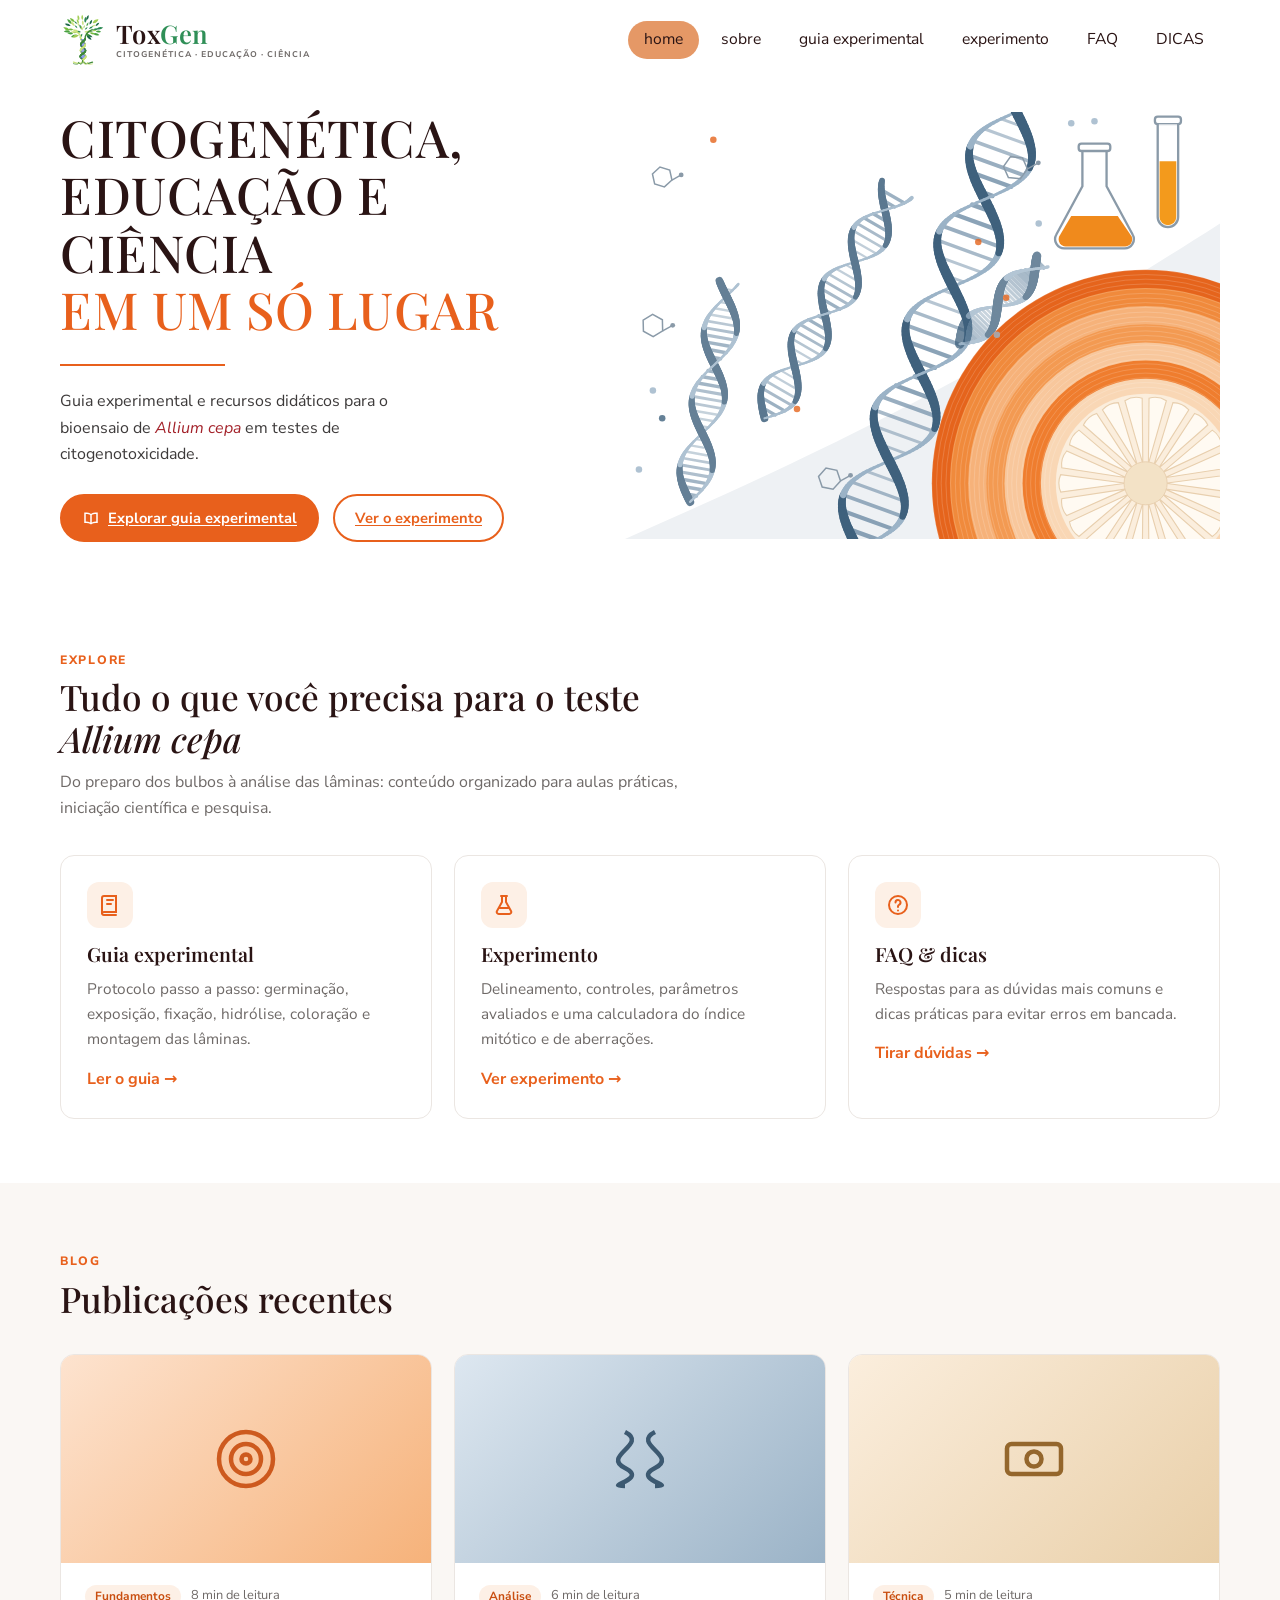
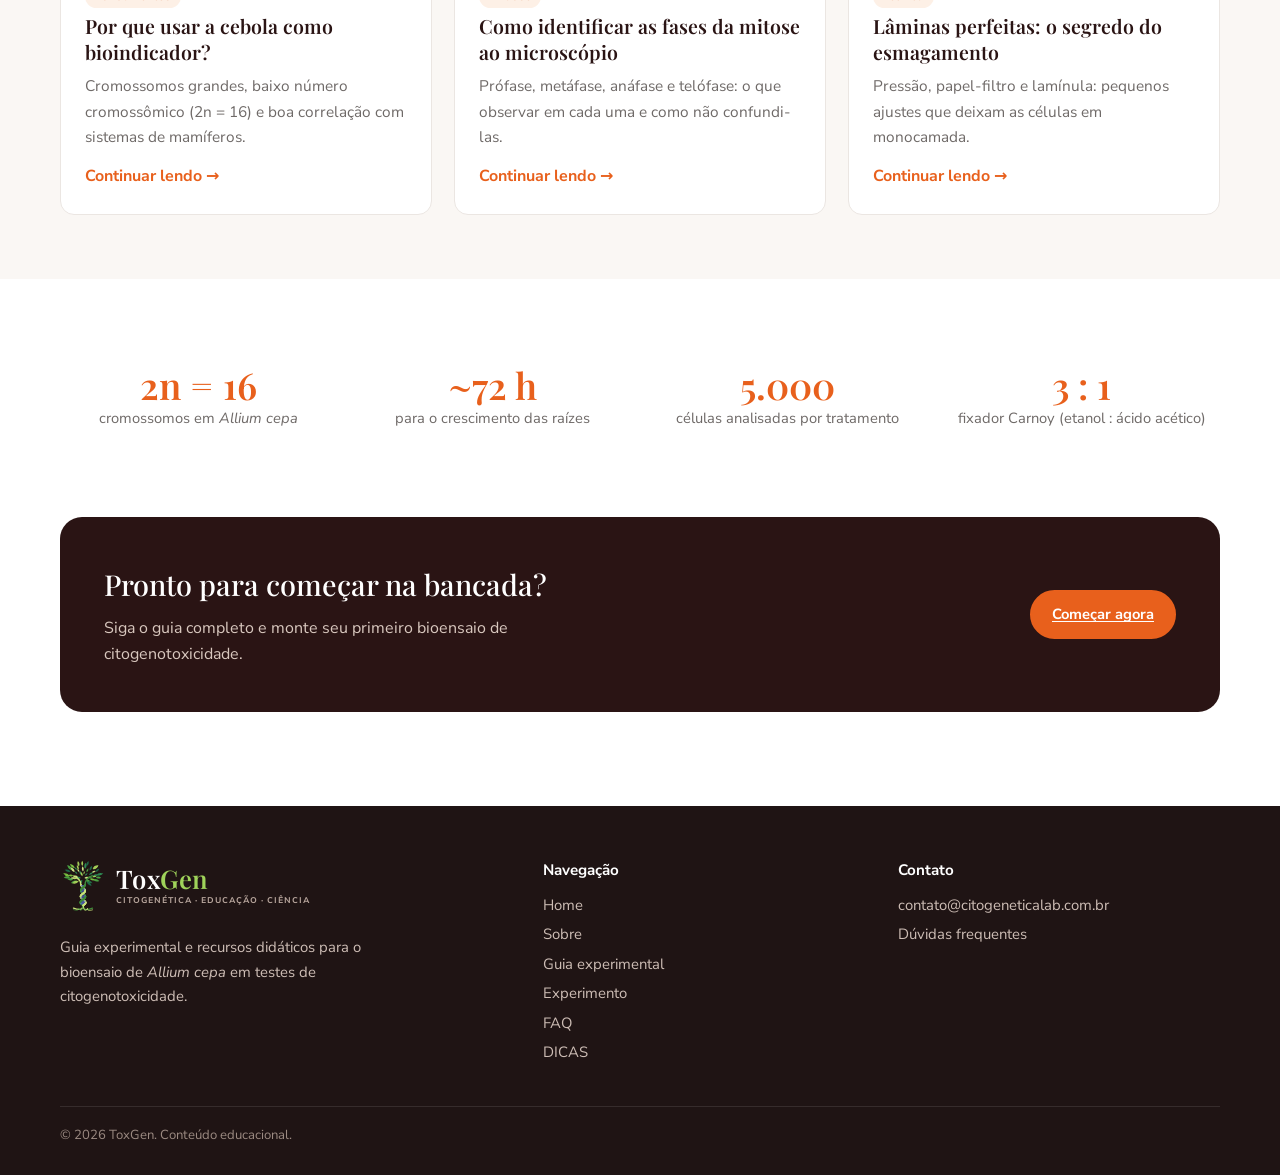
<file: site/index.html>
<!doctype html>
<html lang="pt-BR">
<head>
  <meta charset="utf-8">
  <meta name="viewport" content="width=device-width, initial-scale=1">
  <title>ToxGen · Citogenética, educação e ciência</title>
  <meta name="description" content="Guia experimental e recursos didáticos para o bioensaio de Allium cepa em testes de citogenotoxicidade.">
  <link rel="preconnect" href="https://fonts.googleapis.com">
  <link rel="preconnect" href="https://fonts.gstatic.com" crossorigin>
  <link href="https://fonts.googleapis.com/css2?family=Nunito+Sans:ital,wght@0,400;0,700;0,800;1,400&family=Playfair+Display:wght@500;600&display=swap" rel="stylesheet">
  <link rel="icon" href="assets/logo/favicon.svg" type="image/svg+xml">
  <link rel="icon" href="assets/logo/favicon-32.png" sizes="32x32" type="image/png">
  <link rel="apple-touch-icon" href="assets/logo/apple-touch-icon.png">
  <link rel="stylesheet" href="css/style.css">
</head>
<body data-page="home">
  <main>
    <section class="hero">
      <div class="container hero-inner">
        <div>
          <h1>Citogenética,<br>educação e ciência <span>em um só lugar</span></h1>
          <hr class="rule">
          <p>Guia experimental e recursos didáticos para o bioensaio de <em class="sp">Allium cepa</em> em testes de citogenotoxicidade.</p>
          <div class="hero-actions">
            <a class="btn btn-primary" href="guia">
              <svg viewBox="0 0 24 24" fill="currentColor" aria-hidden="true"><path d="M12 6.5C10.2 5 7.7 4.5 3 4.5v14c4.7 0 7.2.5 9 2 1.8-1.5 4.3-2 9-2v-14c-4.7 0-7.2.5-9 2zm-1 11.4c-1.6-.8-3.7-1.2-6-1.3V6.5c3 .1 4.7.5 6 1.4v10zm8-1.3c-2.3.1-4.4.5-6 1.3V7.9c1.3-.9 3-1.3 6-1.4v10.1z"/></svg>
              Explorar guia experimental
            </a>
            <a class="btn btn-outline" href="experimento">Ver o experimento</a>
          </div>
        </div>
        <div class="hero-art">
          <img src="assets/hero.svg" alt="Hélices de DNA, um balão e um tubo de ensaio com líquido laranja e um corte transversal de raiz de cebola" width="640" height="460">
        </div>
      </div>
    </section>

    <section class="section">
      <div class="container">
        <div class="section-head reveal">
          <span class="eyebrow">Explore</span>
          <h2>Tudo o que você precisa para o teste <em>Allium cepa</em></h2>
          <p>Do preparo dos bulbos à análise das lâminas: conteúdo organizado para aulas práticas, iniciação científica e pesquisa.</p>
        </div>
        <div class="grid grid-3">
          <article class="card reveal">
            <div class="icon-badge"><svg viewBox="0 0 24 24" fill="none" stroke="currentColor" stroke-width="2" stroke-linecap="round"><path d="M4 19.5V5a2 2 0 0 1 2-2h12v16H6a2 2 0 0 0-2 2zm0 0A2 2 0 0 0 6 22h12"/><path d="M9 7h6M9 11h4"/></svg></div>
            <h3>Guia experimental</h3>
            <p>Protocolo passo a passo: germinação, exposição, fixação, hidrólise, coloração e montagem das lâminas.</p>
            <a class="more" href="guia">Ler o guia →</a>
          </article>
          <article class="card reveal">
            <div class="icon-badge"><svg viewBox="0 0 24 24" fill="none" stroke="currentColor" stroke-width="2" stroke-linecap="round"><path d="M9 3h6M10 3v6l-5 9a2 2 0 0 0 1.8 3h10.4a2 2 0 0 0 1.8-3l-5-9V3"/><path d="M7.5 15h9"/></svg></div>
            <h3>Experimento</h3>
            <p>Delineamento, controles, parâmetros avaliados e uma calculadora do índice mitótico e de aberrações.</p>
            <a class="more" href="experimento">Ver experimento →</a>
          </article>
          <article class="card reveal">
            <div class="icon-badge"><svg viewBox="0 0 24 24" fill="none" stroke="currentColor" stroke-width="2" stroke-linecap="round"><circle cx="12" cy="12" r="9"/><path d="M9.5 9.5a2.5 2.5 0 1 1 3.5 2.3c-.6.3-1 .9-1 1.6V14M12 17.5v.01"/></svg></div>
            <h3>FAQ &amp; dicas</h3>
            <p>Respostas para as dúvidas mais comuns e dicas práticas para evitar erros em bancada.</p>
            <a class="more" href="faq">Tirar dúvidas →</a>
          </article>
        </div>
      </div>
    </section>

    <section class="section alt">
      <div class="container">
        <div class="section-head reveal">
          <span class="eyebrow">Blog</span>
          <h2>Publicações recentes</h2>
        </div>
        <div class="grid grid-3">
          <article class="card post-card reveal">
            <div class="post-thumb thumb-a"><svg viewBox="0 0 24 24" fill="none" stroke="currentColor" stroke-width="1.5"><circle cx="12" cy="12" r="9"/><circle cx="12" cy="12" r="5"/><circle cx="12" cy="12" r="1.5"/></svg></div>
            <div class="post-body">
              <div class="post-meta"><span class="tag">Fundamentos</span><span>8 min de leitura</span></div>
              <h3>Por que usar a cebola como bioindicador?</h3>
              <p>Cromossomos grandes, baixo número cromossômico (2n = 16) e boa correlação com sistemas de mamíferos.</p>
              <a class="more" href="sobre">Continuar lendo →</a>
            </div>
          </article>
          <article class="card post-card reveal">
            <div class="post-thumb thumb-b"><svg viewBox="0 0 24 24" fill="none" stroke="currentColor" stroke-width="1.5"><path d="M7 3c8 4-8 8 0 12s-8 6 0 6M17 3c-8 4 8 8 0 12s8 6 0 6"/></svg></div>
            <div class="post-body">
              <div class="post-meta"><span class="tag">Análise</span><span>6 min de leitura</span></div>
              <h3>Como identificar as fases da mitose ao microscópio</h3>
              <p>Prófase, metáfase, anáfase e telófase: o que observar em cada uma e como não confundi-las.</p>
              <a class="more" href="experimento#parametros">Continuar lendo →</a>
            </div>
          </article>
          <article class="card post-card reveal">
            <div class="post-thumb thumb-c"><svg viewBox="0 0 24 24" fill="none" stroke="currentColor" stroke-width="1.5"><rect x="3" y="7" width="18" height="10" rx="1.5"/><circle cx="12" cy="12" r="2.5"/></svg></div>
            <div class="post-body">
              <div class="post-meta"><span class="tag">Técnica</span><span>5 min de leitura</span></div>
              <h3>Lâminas perfeitas: o segredo do esmagamento</h3>
              <p>Pressão, papel-filtro e lamínula: pequenos ajustes que deixam as células em monocamada.</p>
              <a class="more" href="dicas">Continuar lendo →</a>
            </div>
          </article>
        </div>
      </div>
    </section>

    <section class="section">
      <div class="container">
        <div class="stats reveal">
          <div class="stat"><strong>2n = 16</strong><span>cromossomos em <em>Allium cepa</em></span></div>
          <div class="stat"><strong>~72 h</strong><span>para o crescimento das raízes</span></div>
          <div class="stat"><strong>5.000</strong><span>células analisadas por tratamento</span></div>
          <div class="stat"><strong>3 : 1</strong><span>fixador Carnoy (etanol : ácido acético)</span></div>
        </div>
      </div>
    </section>

    <section class="section" style="padding-top:0">
      <div class="container">
        <div class="cta reveal">
          <div>
            <h2>Pronto para começar na bancada?</h2>
            <p>Siga o guia completo e monte seu primeiro bioensaio de citogenotoxicidade.</p>
          </div>
          <a class="btn btn-primary" href="guia">Começar agora</a>
        </div>
      </div>
    </section>
  </main>
  <script src="js/main.js"></script>
</body>
</html>
</file>
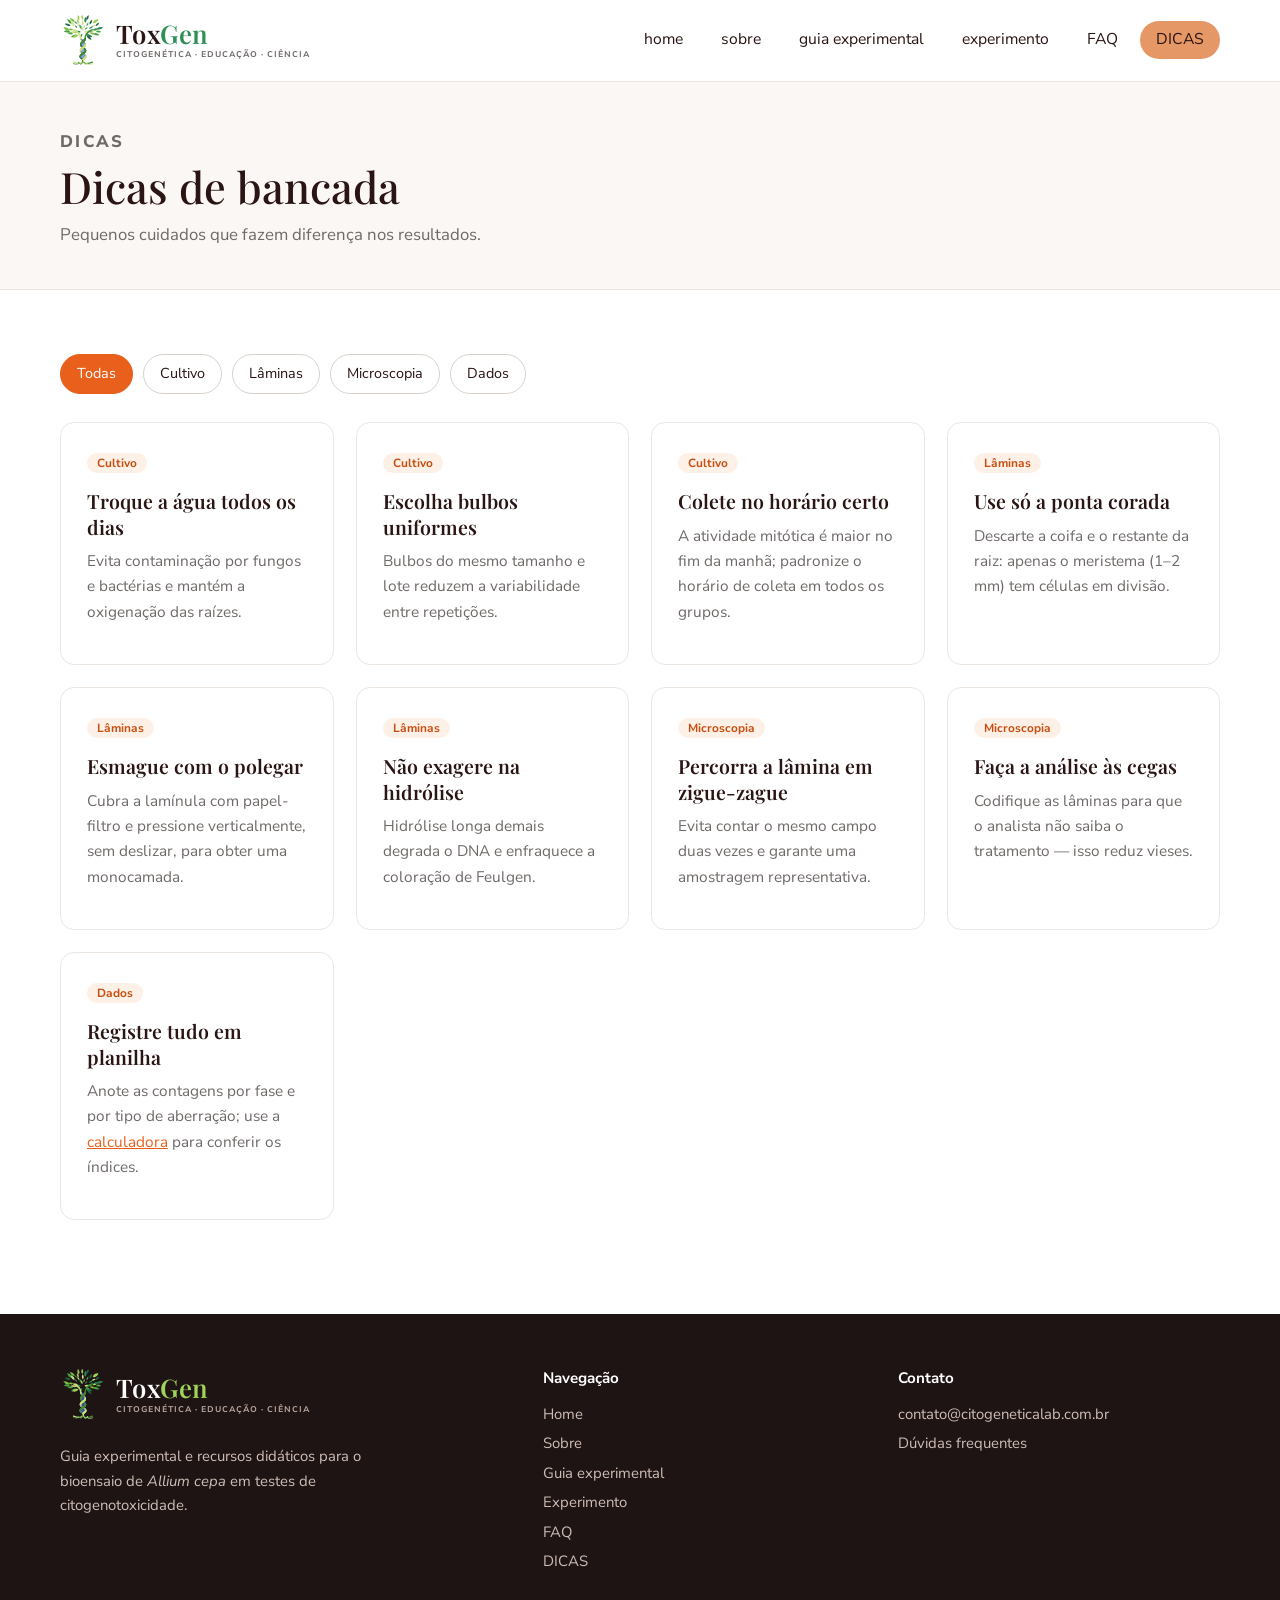
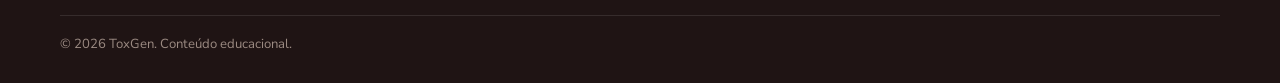
<file: site/dicas.html>
<!doctype html>
<html lang="pt-BR">
<head>
  <meta charset="utf-8">
  <meta name="viewport" content="width=device-width, initial-scale=1">
  <title>Dicas · ToxGen</title>
  <link rel="preconnect" href="https://fonts.googleapis.com">
  <link rel="preconnect" href="https://fonts.gstatic.com" crossorigin>
  <link href="https://fonts.googleapis.com/css2?family=Nunito+Sans:ital,wght@0,400;0,700;0,800;1,400&family=Playfair+Display:wght@500;600&display=swap" rel="stylesheet">
  <link rel="icon" href="assets/logo/favicon.svg" type="image/svg+xml">
  <link rel="icon" href="assets/logo/favicon-32.png" sizes="32x32" type="image/png">
  <link rel="apple-touch-icon" href="assets/logo/apple-touch-icon.png">
  <link rel="stylesheet" href="css/style.css">
</head>
<body data-page="dicas">
  <main>
    <section class="page-hero">
      <div class="container">
        <p class="eyebrow">Dicas</p>
        <h1>Dicas de bancada</h1>
        <p>Pequenos cuidados que fazem diferença nos resultados.</p>
      </div>
    </section>

    <section class="section">
      <div class="container">
        <div class="filters" role="group" aria-label="Filtrar dicas">
          <button class="chip" data-filter="all" aria-pressed="true">Todas</button>
          <button class="chip" data-filter="cultivo" aria-pressed="false">Cultivo</button>
          <button class="chip" data-filter="laminas" aria-pressed="false">Lâminas</button>
          <button class="chip" data-filter="microscopia" aria-pressed="false">Microscopia</button>
          <button class="chip" data-filter="dados" aria-pressed="false">Dados</button>
        </div>
        <div class="grid grid-3">
          <article class="card tip" data-cat="cultivo"><span class="tag">Cultivo</span><h3>Troque a água todos os dias</h3><p>Evita contaminação por fungos e bactérias e mantém a oxigenação das raízes.</p></article>
          <article class="card tip" data-cat="cultivo"><span class="tag">Cultivo</span><h3>Escolha bulbos uniformes</h3><p>Bulbos do mesmo tamanho e lote reduzem a variabilidade entre repetições.</p></article>
          <article class="card tip" data-cat="cultivo"><span class="tag">Cultivo</span><h3>Colete no horário certo</h3><p>A atividade mitótica é maior no fim da manhã; padronize o horário de coleta em todos os grupos.</p></article>
          <article class="card tip" data-cat="laminas"><span class="tag">Lâminas</span><h3>Use só a ponta corada</h3><p>Descarte a coifa e o restante da raiz: apenas o meristema (1–2 mm) tem células em divisão.</p></article>
          <article class="card tip" data-cat="laminas"><span class="tag">Lâminas</span><h3>Esmague com o polegar</h3><p>Cubra a lamínula com papel-filtro e pressione verticalmente, sem deslizar, para obter uma monocamada.</p></article>
          <article class="card tip" data-cat="laminas"><span class="tag">Lâminas</span><h3>Não exagere na hidrólise</h3><p>Hidrólise longa demais degrada o DNA e enfraquece a coloração de Feulgen.</p></article>
          <article class="card tip" data-cat="microscopia"><span class="tag">Microscopia</span><h3>Percorra a lâmina em zigue-zague</h3><p>Evita contar o mesmo campo duas vezes e garante uma amostragem representativa.</p></article>
          <article class="card tip" data-cat="microscopia"><span class="tag">Microscopia</span><h3>Faça a análise às cegas</h3><p>Codifique as lâminas para que o analista não saiba o tratamento — isso reduz vieses.</p></article>
          <article class="card tip" data-cat="dados"><span class="tag">Dados</span><h3>Registre tudo em planilha</h3><p>Anote as contagens por fase e por tipo de aberração; use a <a href="experimento">calculadora</a> para conferir os índices.</p></article>
        </div>
      </div>
    </section>
  </main>
  <script src="js/main.js"></script>
</body>
</html>
</file>
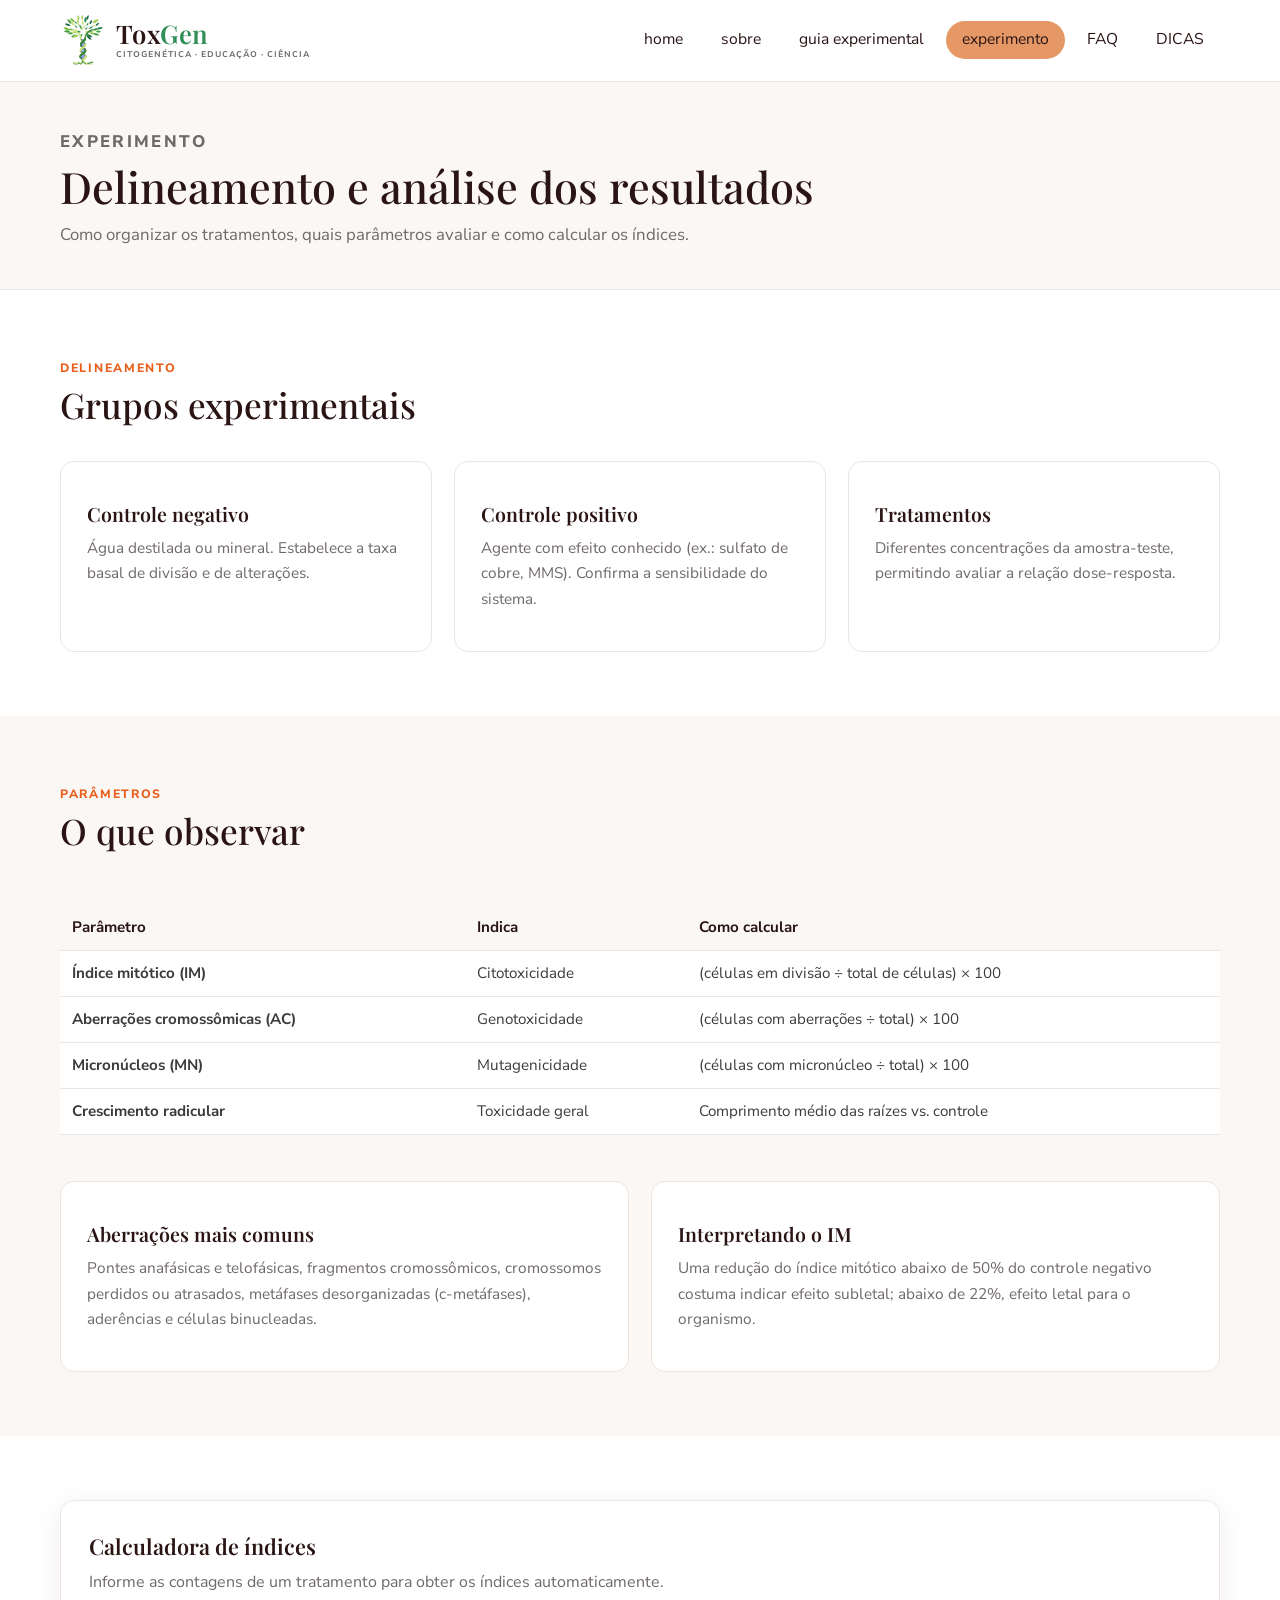
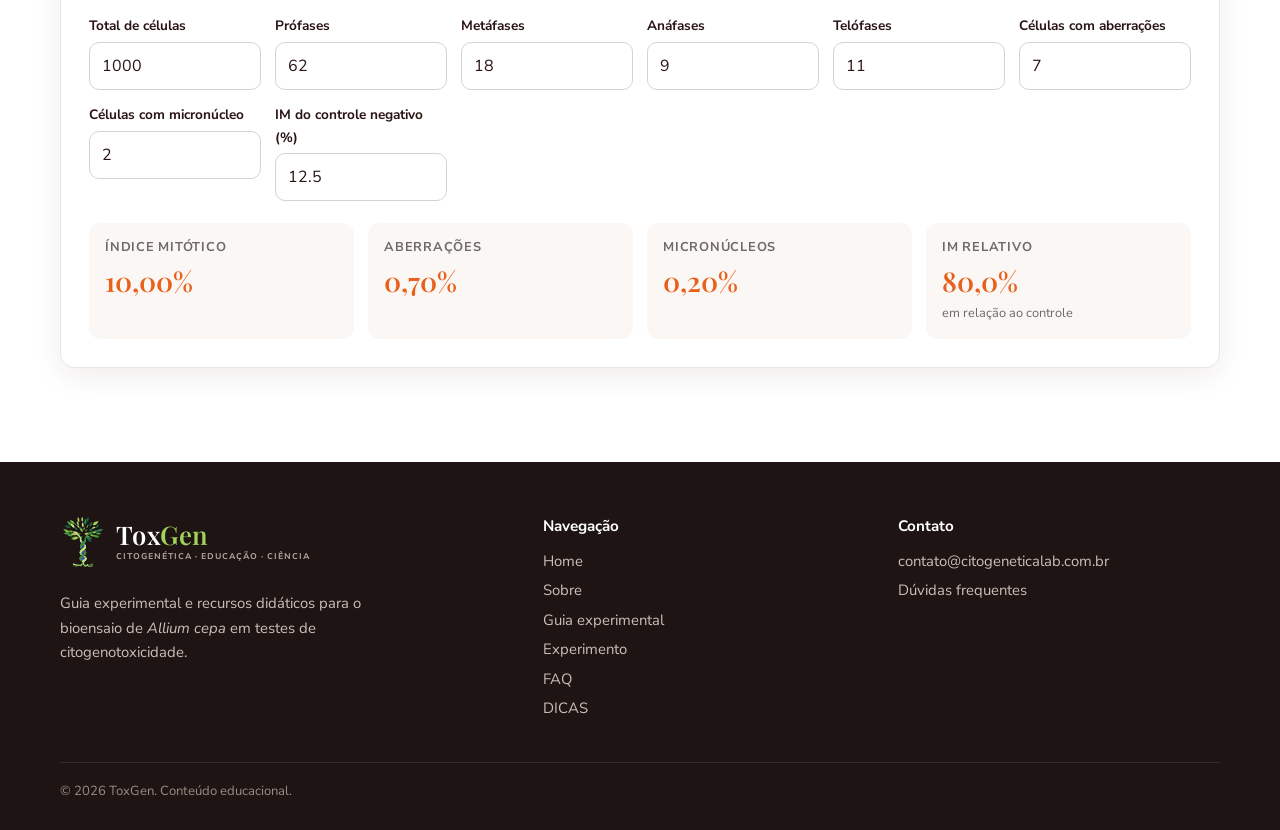
<file: site/experimento.html>
<!doctype html>
<html lang="pt-BR">
<head>
  <meta charset="utf-8">
  <meta name="viewport" content="width=device-width, initial-scale=1">
  <title>Experimento · ToxGen</title>
  <link rel="preconnect" href="https://fonts.googleapis.com">
  <link rel="preconnect" href="https://fonts.gstatic.com" crossorigin>
  <link href="https://fonts.googleapis.com/css2?family=Nunito+Sans:ital,wght@0,400;0,700;0,800;1,400&family=Playfair+Display:wght@500;600&display=swap" rel="stylesheet">
  <link rel="icon" href="assets/logo/favicon.svg" type="image/svg+xml">
  <link rel="icon" href="assets/logo/favicon-32.png" sizes="32x32" type="image/png">
  <link rel="apple-touch-icon" href="assets/logo/apple-touch-icon.png">
  <link rel="stylesheet" href="css/style.css">
</head>
<body data-page="experimento">
  <main>
    <section class="page-hero">
      <div class="container">
        <p class="eyebrow">Experimento</p>
        <h1>Delineamento e análise dos resultados</h1>
        <p>Como organizar os tratamentos, quais parâmetros avaliar e como calcular os índices.</p>
      </div>
    </section>

    <section class="section">
      <div class="container">
        <div class="section-head reveal">
          <span class="eyebrow">Delineamento</span>
          <h2>Grupos experimentais</h2>
        </div>
        <div class="grid grid-3">
          <div class="card reveal"><h3>Controle negativo</h3><p>Água destilada ou mineral. Estabelece a taxa basal de divisão e de alterações.</p></div>
          <div class="card reveal"><h3>Controle positivo</h3><p>Agente com efeito conhecido (ex.: sulfato de cobre, MMS). Confirma a sensibilidade do sistema.</p></div>
          <div class="card reveal"><h3>Tratamentos</h3><p>Diferentes concentrações da amostra-teste, permitindo avaliar a relação dose-resposta.</p></div>
        </div>
      </div>
    </section>

    <section class="section alt" id="parametros">
      <div class="container">
        <div class="section-head reveal">
          <span class="eyebrow">Parâmetros</span>
          <h2>O que observar</h2>
        </div>
        <div class="table-wrap reveal">
          <table class="data" style="background:#fff">
            <thead><tr><th>Parâmetro</th><th>Indica</th><th>Como calcular</th></tr></thead>
            <tbody>
              <tr><td><strong>Índice mitótico (IM)</strong></td><td>Citotoxicidade</td><td>(células em divisão ÷ total de células) × 100</td></tr>
              <tr><td><strong>Aberrações cromossômicas (AC)</strong></td><td>Genotoxicidade</td><td>(células com aberrações ÷ total) × 100</td></tr>
              <tr><td><strong>Micronúcleos (MN)</strong></td><td>Mutagenicidade</td><td>(células com micronúcleo ÷ total) × 100</td></tr>
              <tr><td><strong>Crescimento radicular</strong></td><td>Toxicidade geral</td><td>Comprimento médio das raízes vs. controle</td></tr>
            </tbody>
          </table>
        </div>
        <div class="grid grid-2" style="margin-top:28px">
          <div class="card reveal">
            <h3>Aberrações mais comuns</h3>
            <p>Pontes anafásicas e telofásicas, fragmentos cromossômicos, cromossomos perdidos ou atrasados, metáfases desorganizadas (c-metáfases), aderências e células binucleadas.</p>
          </div>
          <div class="card reveal">
            <h3>Interpretando o IM</h3>
            <p>Uma redução do índice mitótico abaixo de 50% do controle negativo costuma indicar efeito subletal; abaixo de 22%, efeito letal para o organismo.</p>
          </div>
        </div>
      </div>
    </section>

    <section class="section">
      <div class="container">
        <form class="calc reveal" data-calc onsubmit="return false">
          <h3>Calculadora de índices</h3>
          <p>Informe as contagens de um tratamento para obter os índices automaticamente.</p>
          <div class="calc-fields">
            <div class="field"><label for="total">Total de células</label><input id="total" name="total" type="number" min="0" value="1000"></div>
            <div class="field"><label for="pro">Prófases</label><input id="pro" name="pro" type="number" min="0" value="62"></div>
            <div class="field"><label for="meta">Metáfases</label><input id="meta" name="meta" type="number" min="0" value="18"></div>
            <div class="field"><label for="ana">Anáfases</label><input id="ana" name="ana" type="number" min="0" value="9"></div>
            <div class="field"><label for="telo">Telófases</label><input id="telo" name="telo" type="number" min="0" value="11"></div>
            <div class="field"><label for="aberr">Células com aberrações</label><input id="aberr" name="aberr" type="number" min="0" value="7"></div>
            <div class="field"><label for="micro">Células com micronúcleo</label><input id="micro" name="micro" type="number" min="0" value="2"></div>
            <div class="field"><label for="controle">IM do controle negativo (%)</label><input id="controle" name="controle" type="number" min="0" step="0.01" value="12.5"></div>
          </div>
          <div class="calc-results" aria-live="polite">
            <div class="result"><span>Índice mitótico</span><strong data-out="mi">—</strong></div>
            <div class="result"><span>Aberrações</span><strong data-out="ca">—</strong></div>
            <div class="result"><span>Micronúcleos</span><strong data-out="mn">—</strong></div>
            <div class="result"><span>IM relativo</span><strong data-out="rel">—</strong><small>em relação ao controle</small></div>
          </div>
        </form>
      </div>
    </section>
  </main>
  <script src="js/main.js"></script>
</body>
</html>
</file>
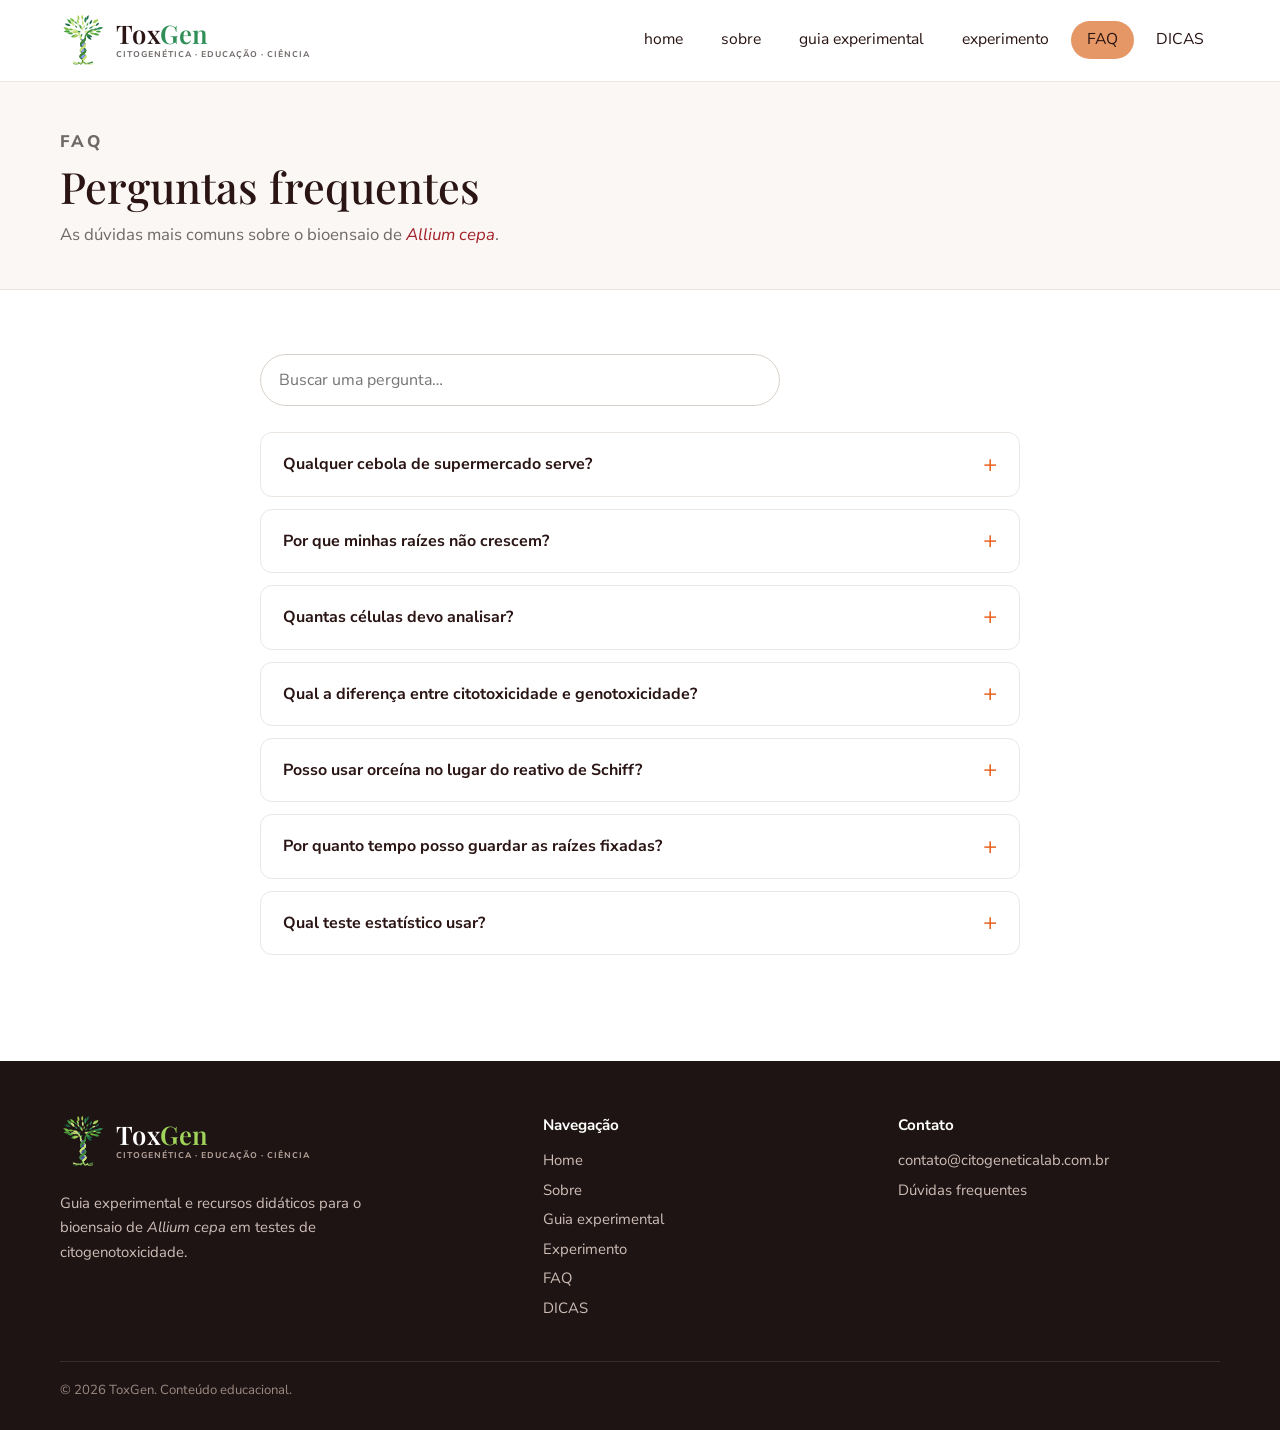
<file: site/faq.html>
<!doctype html>
<html lang="pt-BR">
<head>
  <meta charset="utf-8">
  <meta name="viewport" content="width=device-width, initial-scale=1">
  <title>FAQ · ToxGen</title>
  <link rel="preconnect" href="https://fonts.googleapis.com">
  <link rel="preconnect" href="https://fonts.gstatic.com" crossorigin>
  <link href="https://fonts.googleapis.com/css2?family=Nunito+Sans:ital,wght@0,400;0,700;0,800;1,400&family=Playfair+Display:wght@500;600&display=swap" rel="stylesheet">
  <link rel="icon" href="assets/logo/favicon.svg" type="image/svg+xml">
  <link rel="icon" href="assets/logo/favicon-32.png" sizes="32x32" type="image/png">
  <link rel="apple-touch-icon" href="assets/logo/apple-touch-icon.png">
  <link rel="stylesheet" href="css/style.css">
</head>
<body data-page="faq">
  <main>
    <section class="page-hero">
      <div class="container">
        <p class="eyebrow">FAQ</p>
        <h1>Perguntas frequentes</h1>
        <p>As dúvidas mais comuns sobre o bioensaio de <em class="sp">Allium cepa</em>.</p>
      </div>
    </section>

    <section class="section">
      <div class="container prose faq">
        <input class="faq-search" type="search" placeholder="Buscar uma pergunta…" aria-label="Buscar no FAQ">
        <details>
          <summary>Qualquer cebola de supermercado serve?</summary>
          <div><p>Serve, mas prefira bulbos pequenos, de tamanho uniforme e da mesma variedade. Evite cebolas tratadas com inibidores de brotação — elas enraízam mal. Se possível, use bulbos orgânicos.</p></div>
        </details>
        <details>
          <summary>Por que minhas raízes não crescem?</summary>
          <div><p>As causas mais comuns são: bulbos tratados com antibrotantes, disco radicular danificado na raspagem, água estagnada ou temperatura muito baixa. Troque a água diariamente e mantenha os bulbos entre 20 e 25 °C.</p></div>
        </details>
        <details>
          <summary>Quantas células devo analisar?</summary>
          <div><p>O usual é analisar cerca de 1.000 células por bulbo, em 5 bulbos por tratamento, totalizando 5.000 células por grupo.</p></div>
        </details>
        <details>
          <summary>Qual a diferença entre citotoxicidade e genotoxicidade?</summary>
          <div><p>Citotoxicidade é o efeito sobre a divisão celular, medido pelo índice mitótico. Genotoxicidade é o dano ao material genético, observado por aberrações cromossômicas e micronúcleos.</p></div>
        </details>
        <details>
          <summary>Posso usar orceína no lugar do reativo de Schiff?</summary>
          <div><p>Sim. A orceína acética é mais barata e rápida, embora a reação de Feulgen (Schiff) seja mais específica para DNA e produza um contraste melhor.</p></div>
        </details>
        <details>
          <summary>Por quanto tempo posso guardar as raízes fixadas?</summary>
          <div><p>Em etanol 70% e sob refrigeração (4 °C), as raízes podem ser armazenadas por várias semanas, até alguns meses.</p></div>
        </details>
        <details>
          <summary>Qual teste estatístico usar?</summary>
          <div><p>Para comparar os tratamentos com o controle, são comuns o qui-quadrado (χ²) para frequências ou ANOVA/Kruskal-Wallis seguidos de teste post hoc, dependendo da distribuição dos dados.</p></div>
        </details>
        <p class="faq-empty">Nenhuma pergunta encontrada. Veja também as <a href="dicas">dicas</a>.</p>
      </div>
    </section>
  </main>
  <script src="js/main.js"></script>
</body>
</html>
</file>
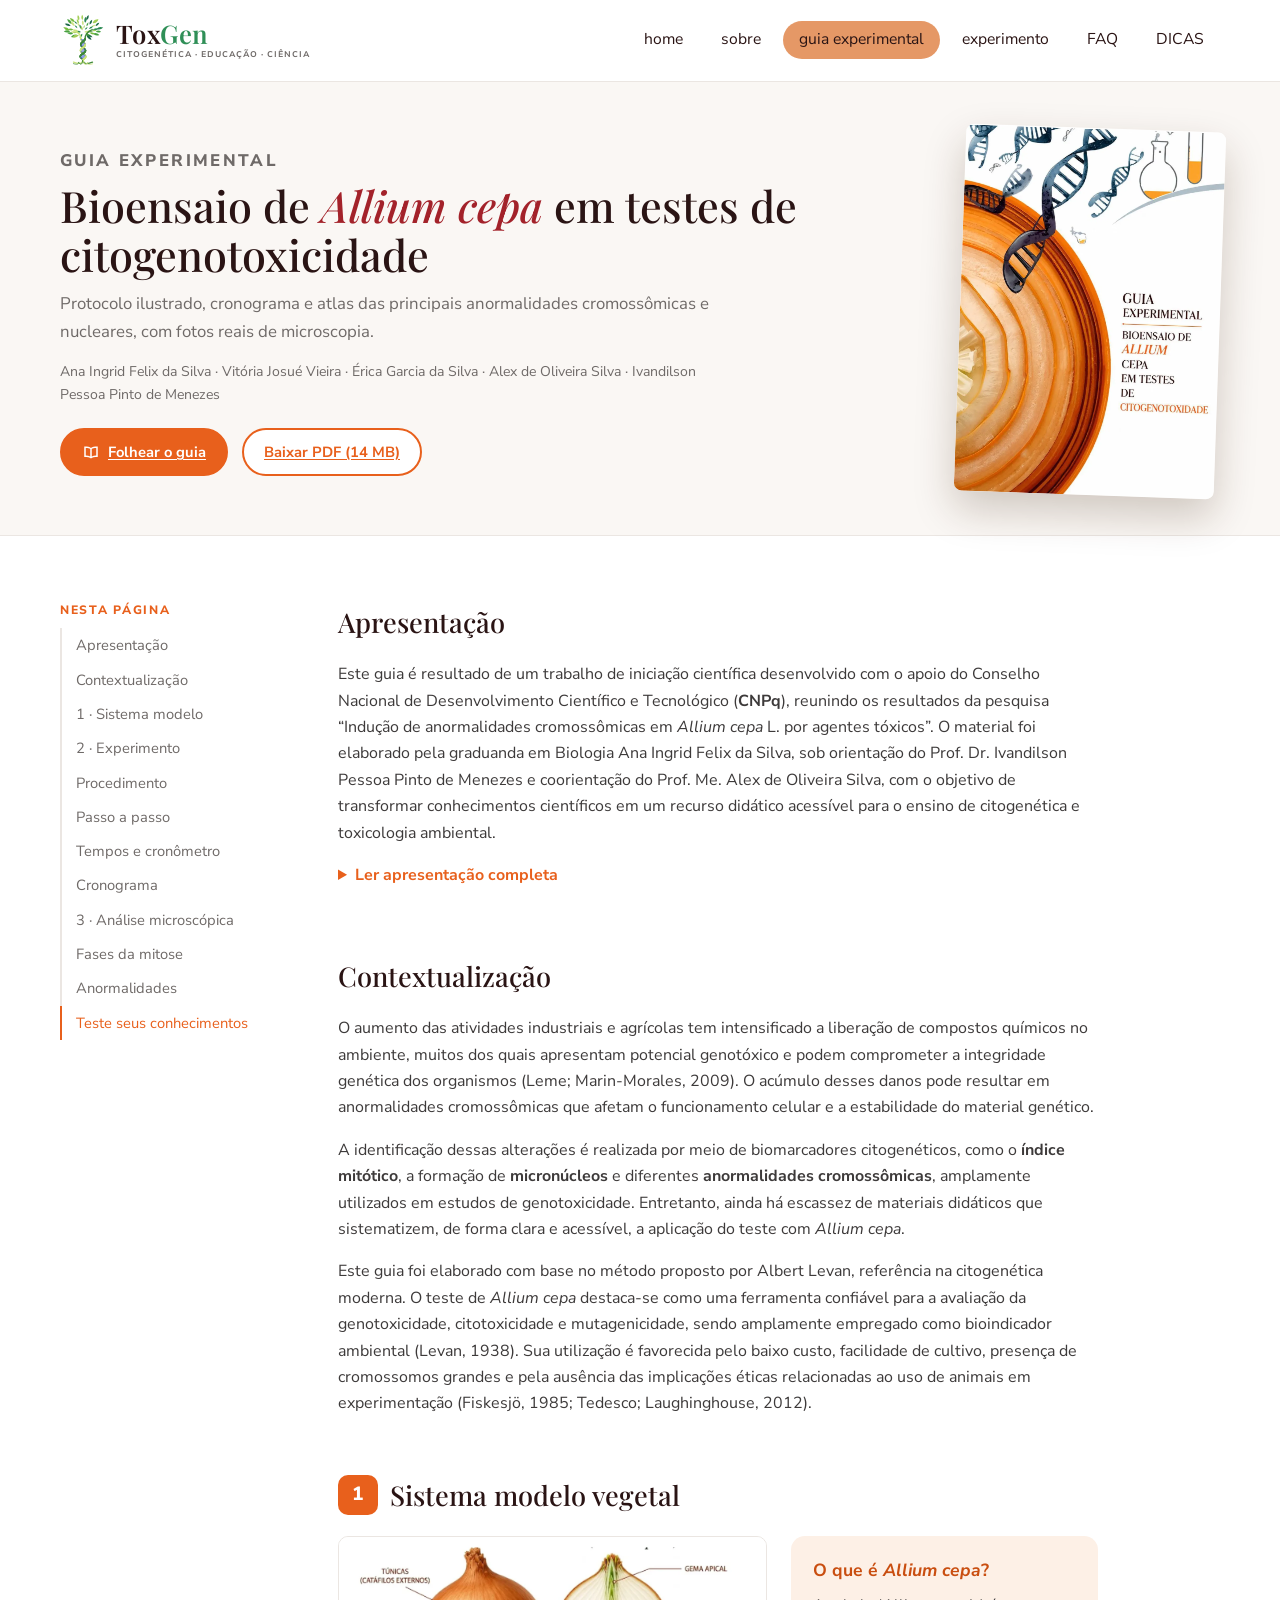
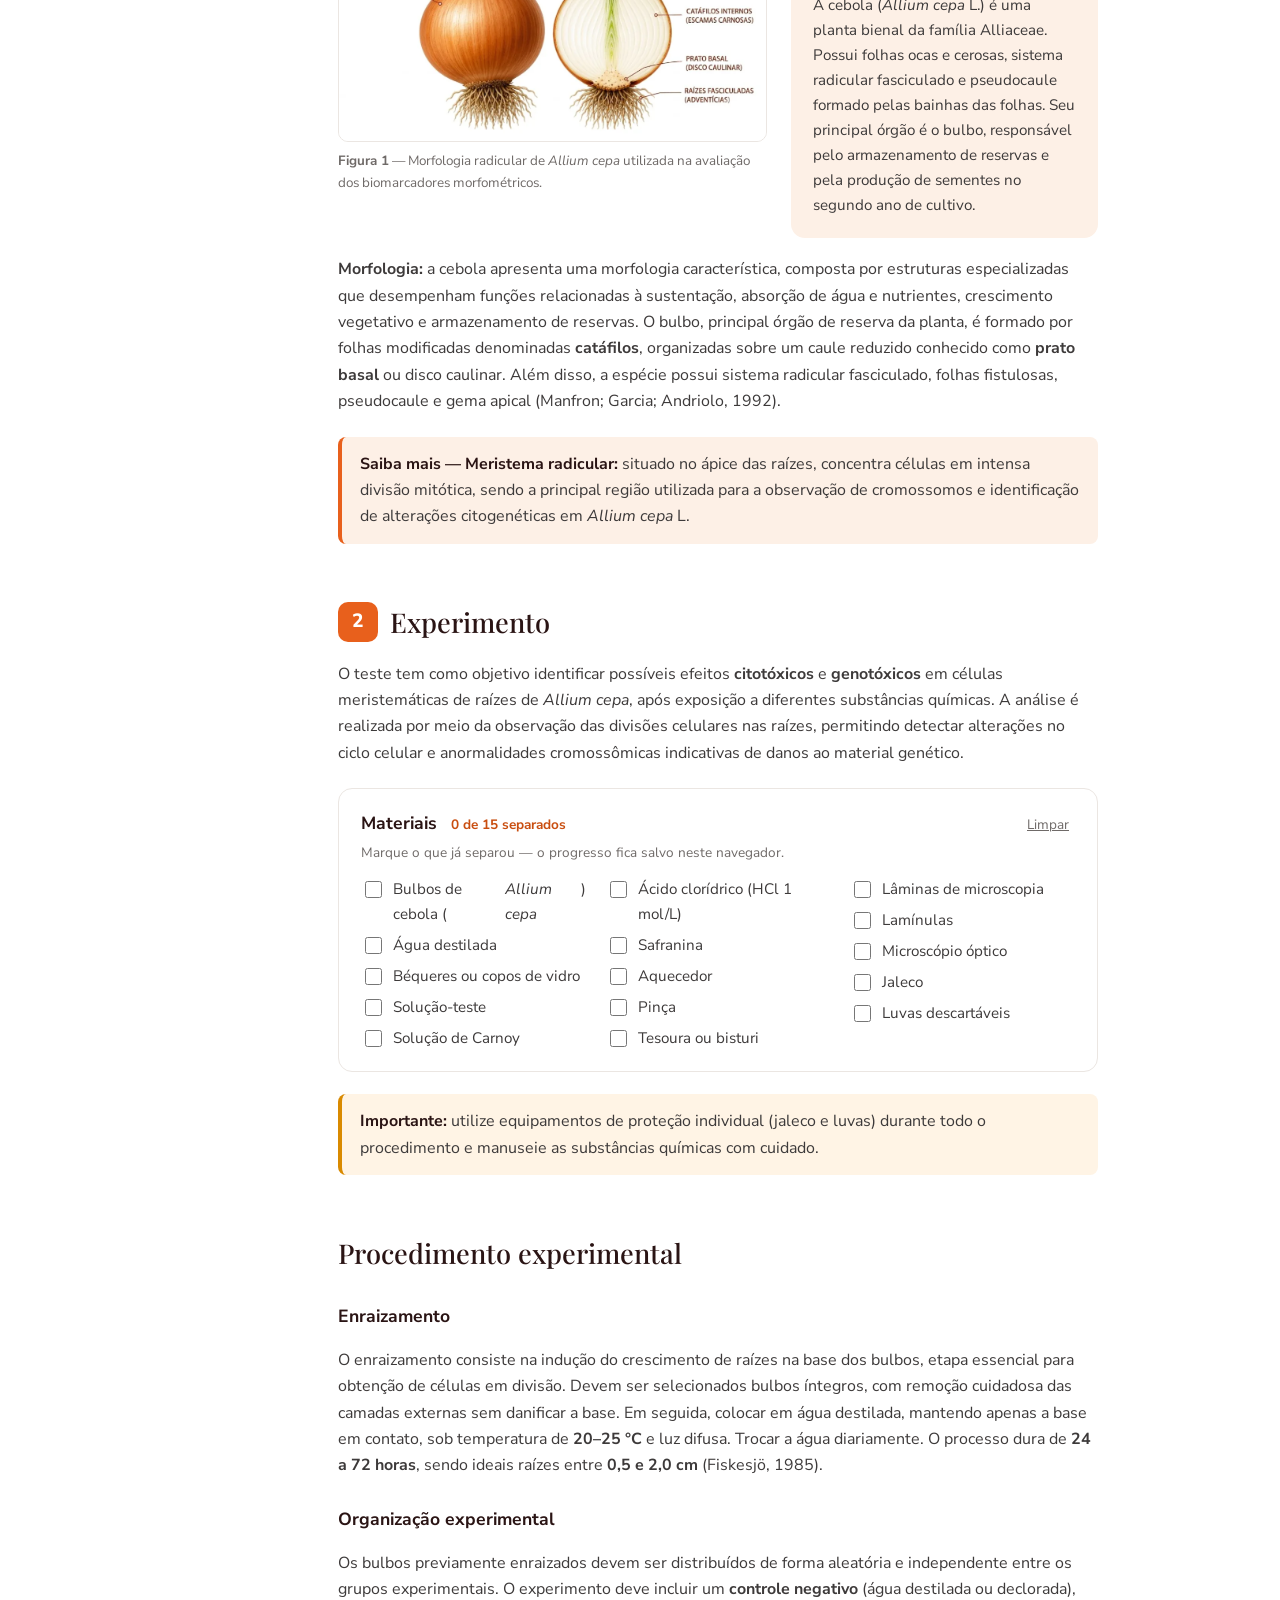
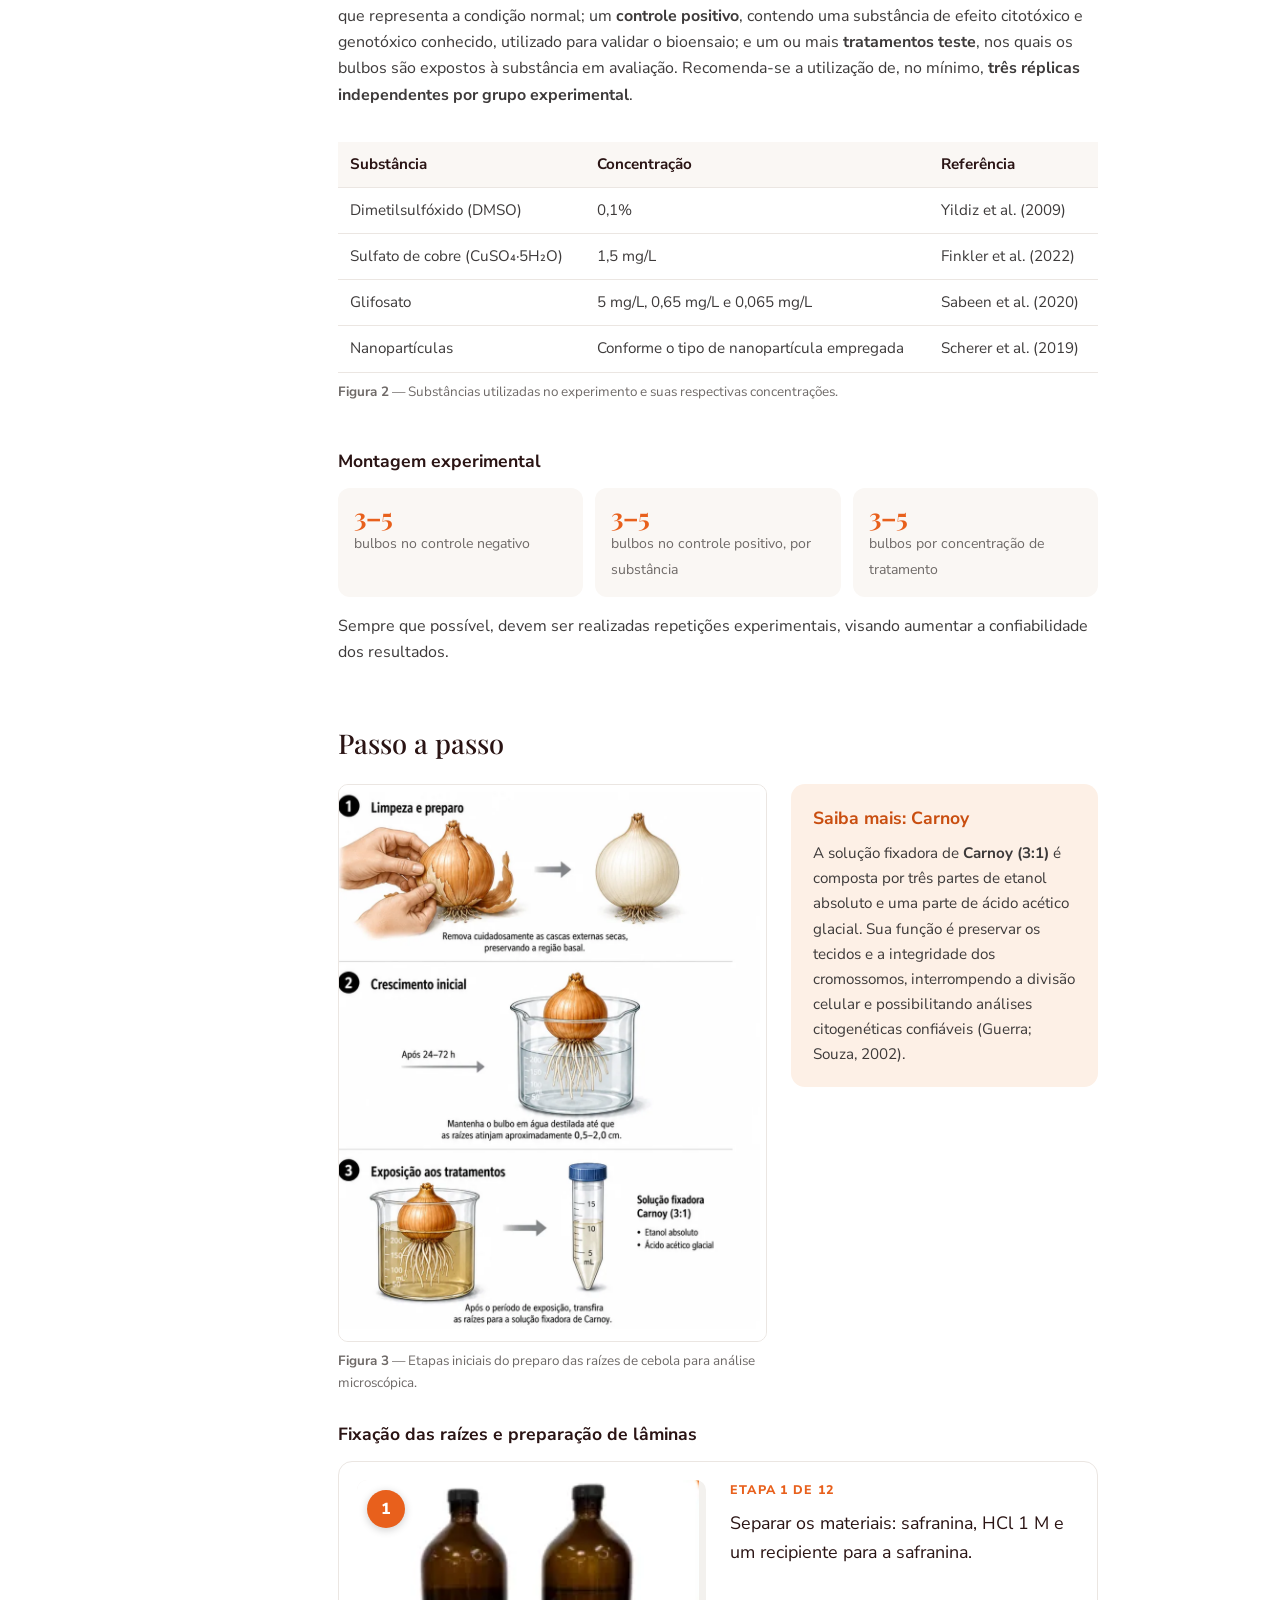
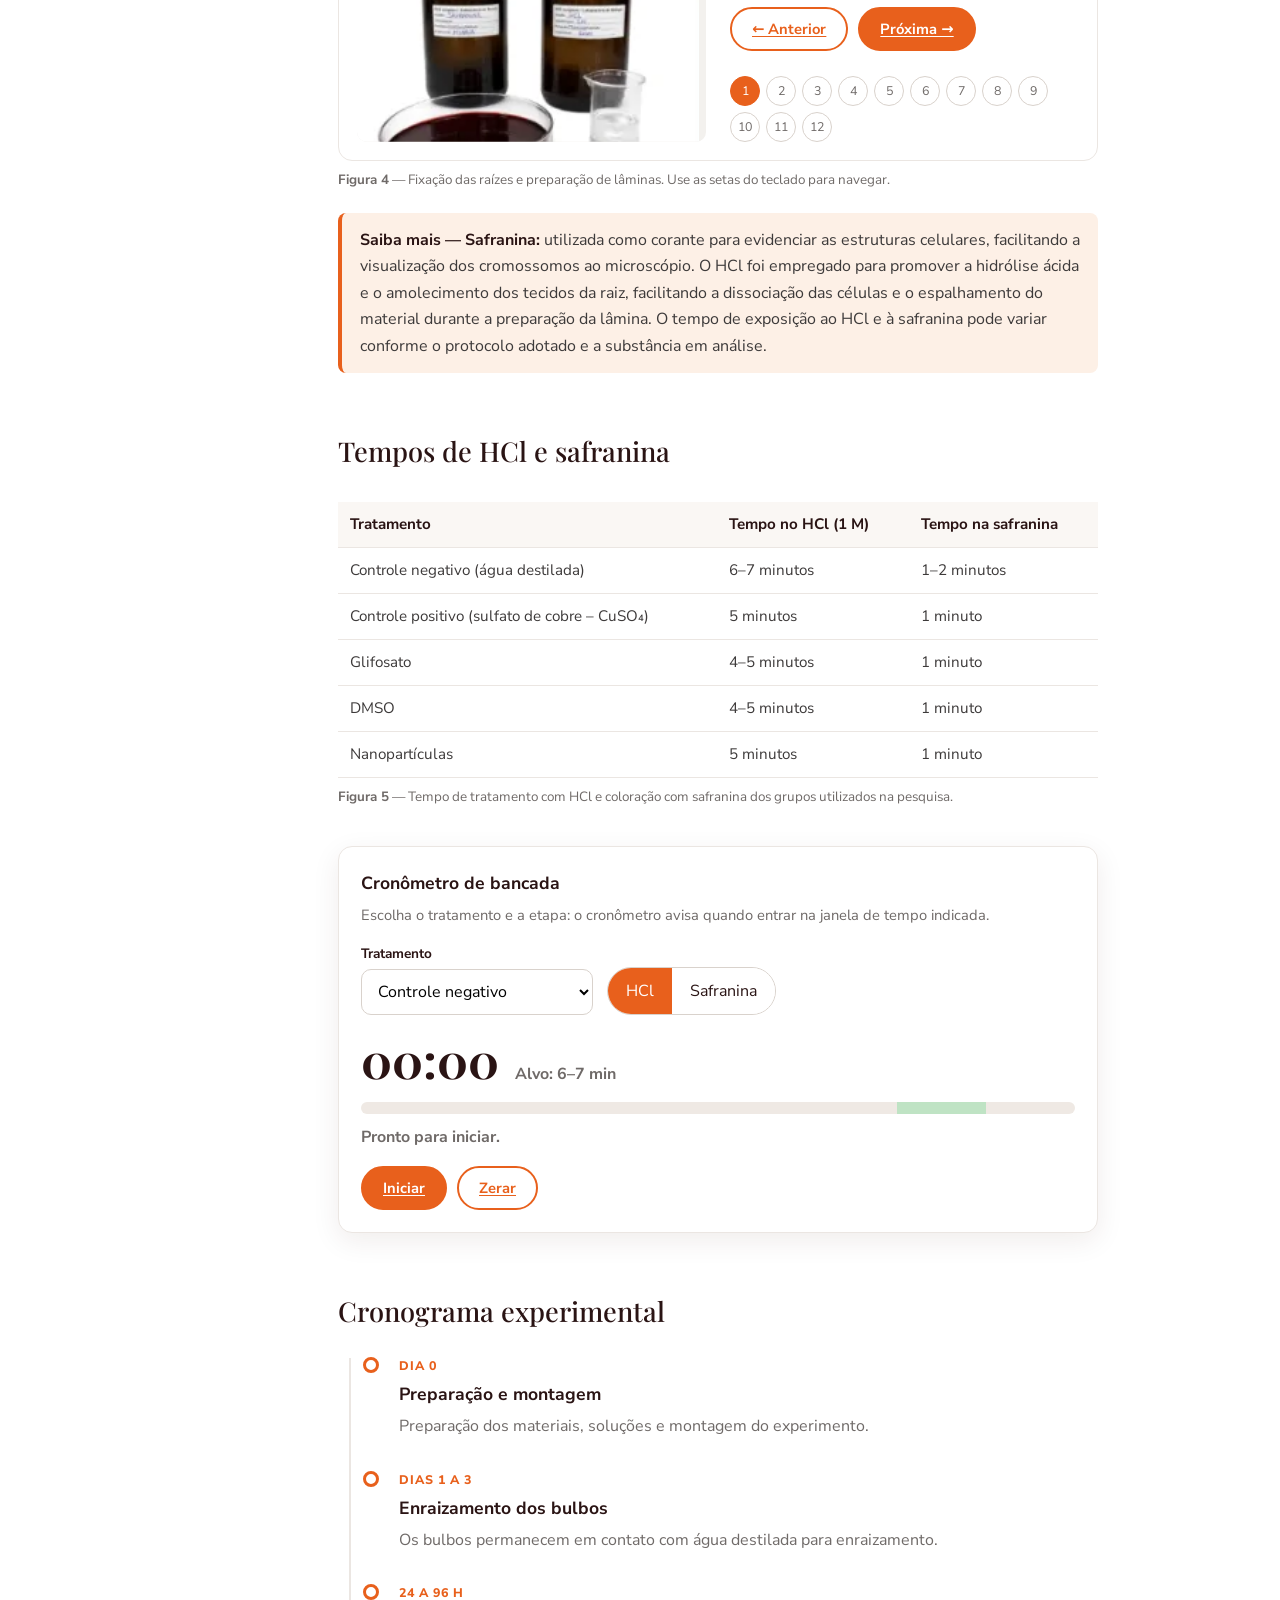
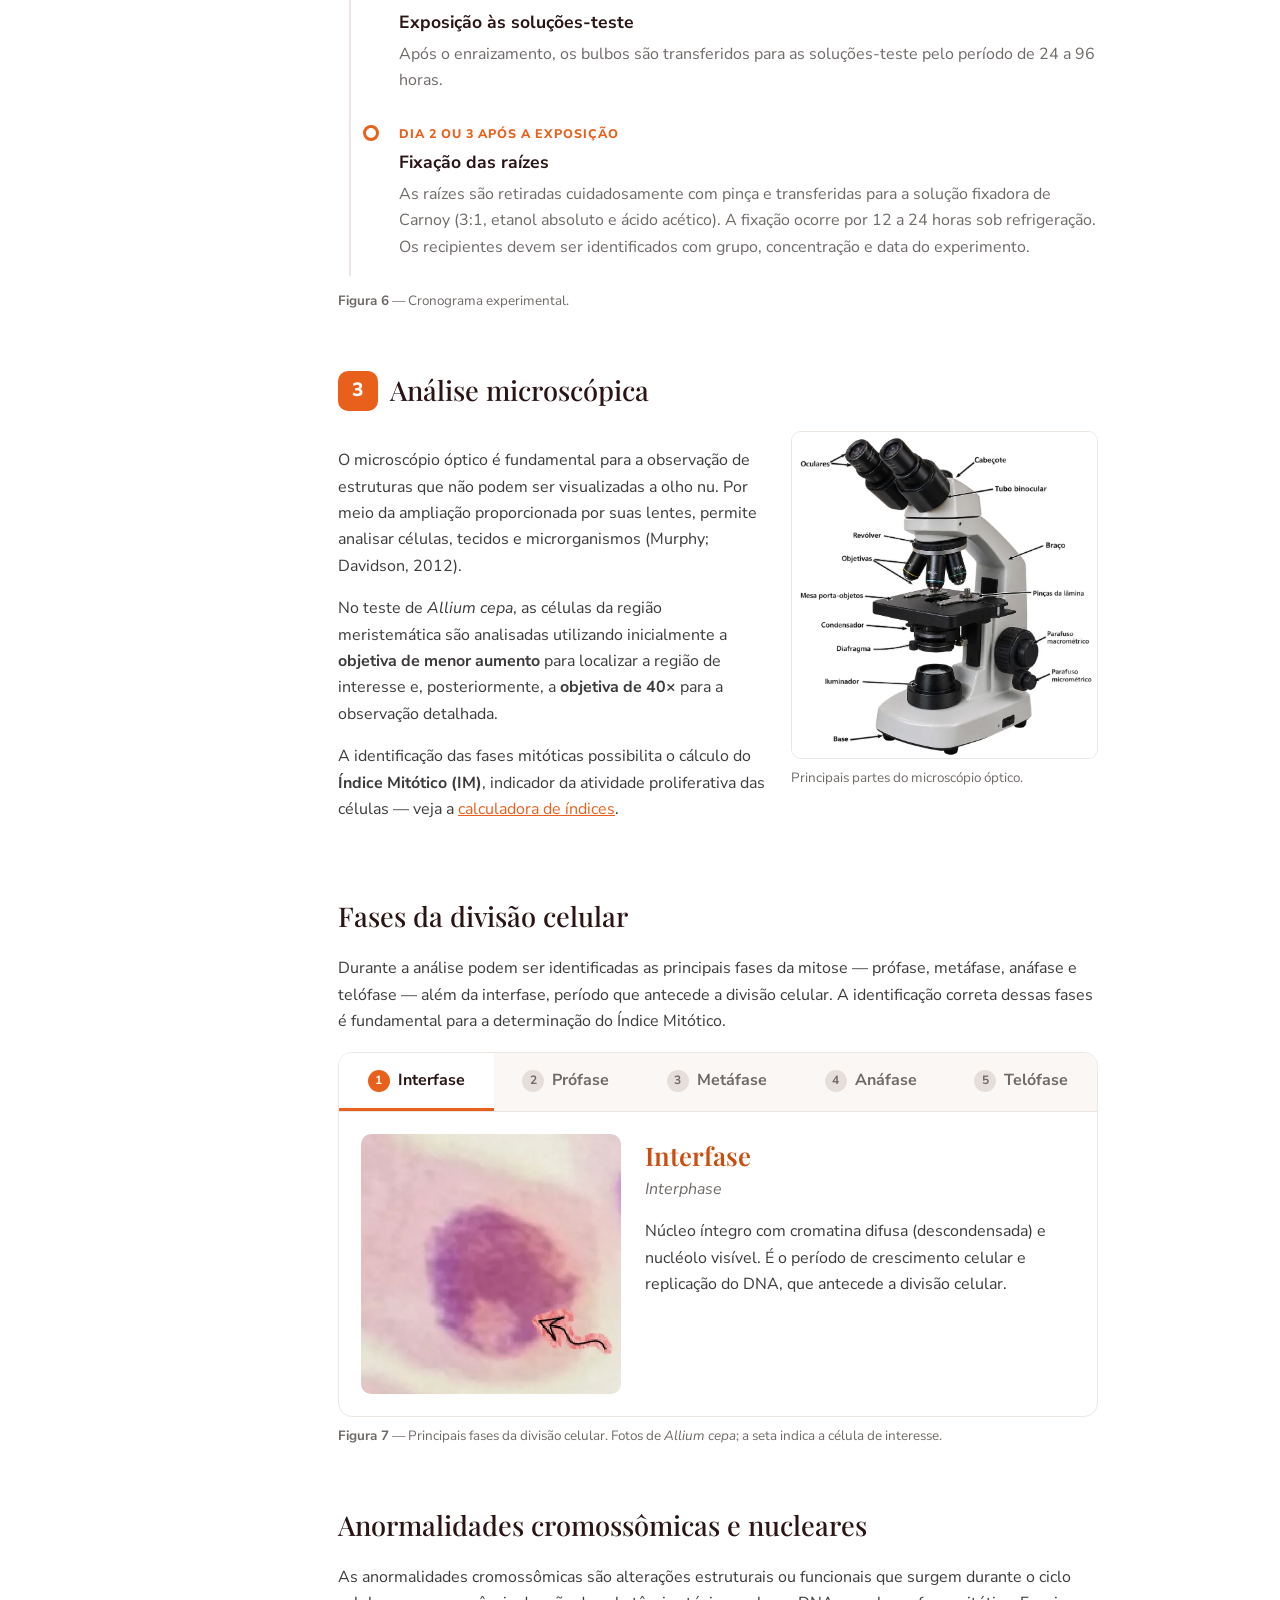
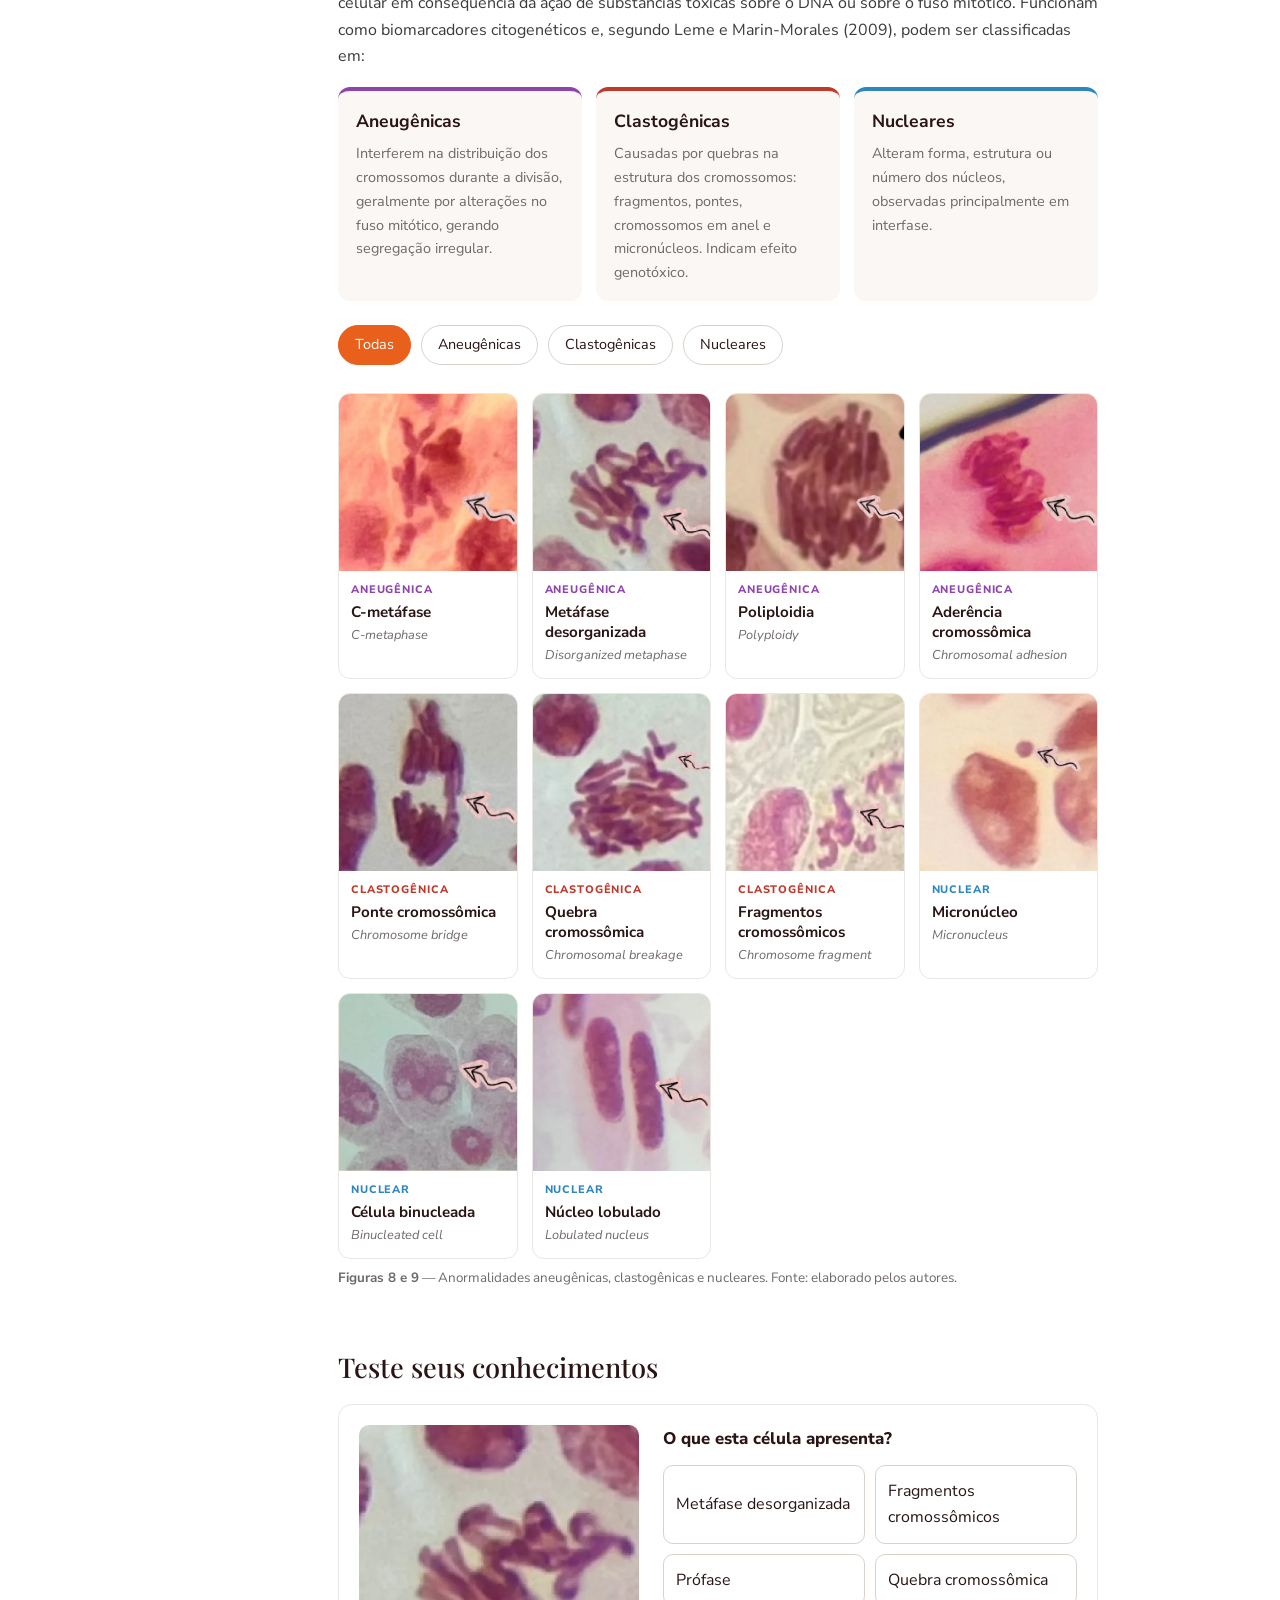
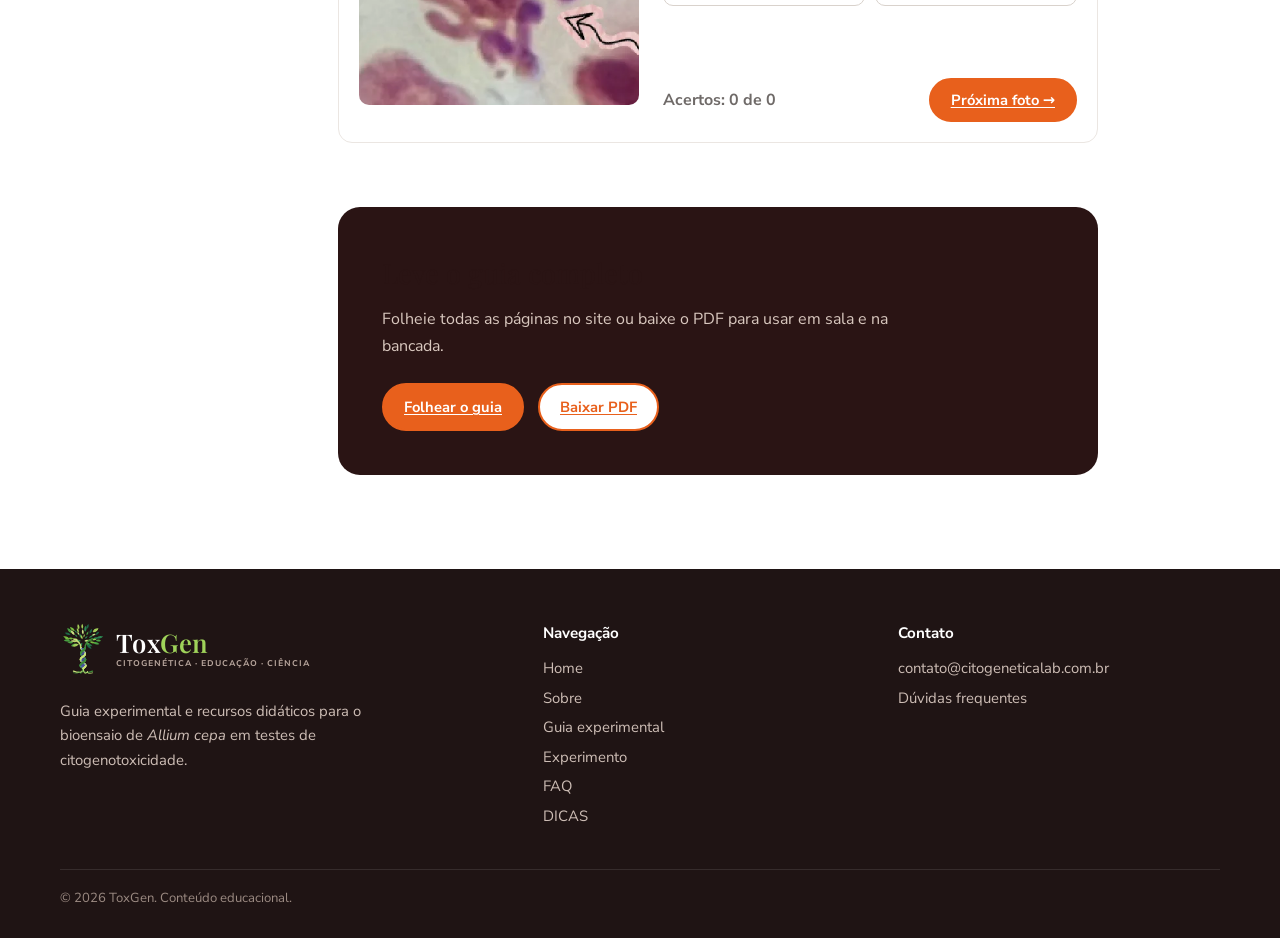
<file: site/guia.html>
<!doctype html>
<html lang="pt-BR">
<head>
  <meta charset="utf-8">
  <meta name="viewport" content="width=device-width, initial-scale=1">
  <title>Guia experimental · ToxGen</title>
  <meta name="description" content="Guia experimental do bioensaio de Allium cepa em testes de citogenotoxicidade: protocolo, cronograma, fases da mitose e anormalidades cromossômicas.">
  <link rel="preconnect" href="https://fonts.googleapis.com">
  <link rel="preconnect" href="https://fonts.gstatic.com" crossorigin>
  <link href="https://fonts.googleapis.com/css2?family=Nunito+Sans:ital,wght@0,400;0,700;0,800;1,400&family=Playfair+Display:wght@500;600&display=swap" rel="stylesheet">
  <link rel="icon" href="assets/logo/favicon.svg" type="image/svg+xml">
  <link rel="icon" href="assets/logo/favicon-32.png" sizes="32x32" type="image/png">
  <link rel="apple-touch-icon" href="assets/logo/apple-touch-icon.png">
  <link rel="stylesheet" href="css/style.css">
</head>
<body data-page="guia">
  <div class="read-progress" aria-hidden="true"><span></span></div>
  <main>
    <section class="page-hero guide-hero">
      <div class="container guide-hero-inner">
        <div>
          <p class="eyebrow">Guia experimental</p>
          <h1>Bioensaio de <em class="sp">Allium cepa</em> em testes de citogenotoxicidade</h1>
          <p>Protocolo ilustrado, cronograma e atlas das principais anormalidades cromossômicas e nucleares, com fotos reais de microscopia.</p>
          <p class="authors">Ana Ingrid Felix da Silva · Vitória Josué Vieira · Érica Garcia da Silva · Alex de Oliveira Silva · Ivandilson Pessoa Pinto de Menezes</p>
          <div class="hero-actions">
            <button class="btn btn-primary" type="button" data-open-viewer="1">
              <svg viewBox="0 0 24 24" fill="currentColor" aria-hidden="true"><path d="M12 6.5C10.2 5 7.7 4.5 3 4.5v14c4.7 0 7.2.5 9 2 1.8-1.5 4.3-2 9-2v-14c-4.7 0-7.2.5-9 2zm-1 11.4c-1.6-.8-3.7-1.2-6-1.3V6.5c3 .1 4.7.5 6 1.4v10zm8-1.3c-2.3.1-4.4.5-6 1.3V7.9c1.3-.9 3-1.3 6-1.4v10.1z"/></svg>
              Folhear o guia
            </button>
            <a class="btn btn-outline" href="assets/guia/guia-experimental-allium-cepa.pdf" download>Baixar PDF (14 MB)</a>
          </div>
        </div>
        <button class="guide-cover" type="button" data-open-viewer="1" aria-label="Abrir o guia na capa">
          <img src="assets/guia/paginas/p01.webp" alt="Capa do Guia Experimental: Bioensaio de Allium cepa em testes de citogenotoxicidade" width="1000" height="1413">
        </button>
      </div>
    </section>

    <section class="section">
      <div class="container layout-aside">
        <aside class="toc" aria-label="Nesta página">
          <p class="eyebrow">Nesta página</p>
          <ol>
            <li><a href="#apresentacao">Apresentação</a></li>
            <li><a href="#contexto">Contextualização</a></li>
            <li><a href="#modelo">1 · Sistema modelo</a></li>
            <li><a href="#experimento">2 · Experimento</a></li>
            <li><a href="#procedimento">Procedimento</a></li>
            <li><a href="#passo-a-passo">Passo a passo</a></li>
            <li><a href="#tempos">Tempos e cronômetro</a></li>
            <li><a href="#cronograma">Cronograma</a></li>
            <li><a href="#analise">3 · Análise microscópica</a></li>
            <li><a href="#fases">Fases da mitose</a></li>
            <li><a href="#anormalidades">Anormalidades</a></li>
            <li><a href="#quiz">Teste seus conhecimentos</a></li>
          </ol>
        </aside>

        <div class="prose guide">
          <section id="apresentacao">
            <h2>Apresentação</h2>
            <p>Este guia é resultado de um trabalho de iniciação científica desenvolvido com o apoio do Conselho Nacional de Desenvolvimento Científico e Tecnológico (<strong>CNPq</strong>), reunindo os resultados da pesquisa “Indução de anormalidades cromossômicas em <em>Allium cepa</em> L. por agentes tóxicos”. O material foi elaborado pela graduanda em Biologia Ana Ingrid Felix da Silva, sob orientação do Prof. Dr. Ivandilson Pessoa Pinto de Menezes e coorientação do Prof. Me. Alex de Oliveira Silva, com o objetivo de transformar conhecimentos científicos em um recurso didático acessível para o ensino de citogenética e toxicologia ambiental.</p>
            <details class="read-more">
              <summary>Ler apresentação completa</summary>
              <p>A elaboração deste guia busca suprir a escassez de materiais didáticos voltados à identificação e interpretação de alterações citogenéticas em bioensaios com <em>Allium cepa</em>, facilitando a compreensão das anormalidades nucleares e cromossômicas observadas em análises microscópicas. Dessa forma, o material converte resultados de pesquisa em um instrumento pedagógico ilustrado, contribuindo para a realização de experimentos e para a compreensão dos efeitos de agentes com potencial citotóxico e genotóxico.</p>
              <p>Sua fundamentação baseia-se em protocolos consolidados na literatura científica, especialmente nos estudos de Fiskesjö (1988), Rank e Nielsen (1998), Leme e Marin-Morales (2009) e Yadav e Kumar (2010), que reconhecem <em>Allium cepa</em> como um modelo eficiente para a detecção de efeitos citotóxicos e genotóxicos devido à elevada sensibilidade das células meristemáticas radiculares e à facilidade de observação das alterações cromossômicas.</p>
              <p>Ao reunir conceitos, protocolos e exemplos ilustrativos das principais anormalidades cromossômicas, este guia oferece suporte às atividades laboratoriais, fortalece a formação científica ao integrar teoria e prática e contribui para o desenvolvimento da autonomia investigativa dos estudantes. Espera-se, ainda, que a publicação subsidie atividades de ensino e pesquisa, estimulando novos estudos em citogenética vegetal, biomonitoramento e toxicologia ambiental, reafirmando o compromisso com a produção científica e a educação de qualidade.</p>
            </details>
          </section>

          <section id="contexto">
            <h2>Contextualização</h2>
            <p>O aumento das atividades industriais e agrícolas tem intensificado a liberação de compostos químicos no ambiente, muitos dos quais apresentam potencial genotóxico e podem comprometer a integridade genética dos organismos (Leme; Marin-Morales, 2009). O acúmulo desses danos pode resultar em anormalidades cromossômicas que afetam o funcionamento celular e a estabilidade do material genético.</p>
            <p>A identificação dessas alterações é realizada por meio de biomarcadores citogenéticos, como o <strong>índice mitótico</strong>, a formação de <strong>micronúcleos</strong> e diferentes <strong>anormalidades cromossômicas</strong>, amplamente utilizados em estudos de genotoxicidade. Entretanto, ainda há escassez de materiais didáticos que sistematizem, de forma clara e acessível, a aplicação do teste com <em>Allium cepa</em>.</p>
            <p>Este guia foi elaborado com base no método proposto por Albert Levan, referência na citogenética moderna. O teste de <em>Allium cepa</em> destaca-se como uma ferramenta confiável para a avaliação da genotoxicidade, citotoxicidade e mutagenicidade, sendo amplamente empregado como bioindicador ambiental (Levan, 1938). Sua utilização é favorecida pelo baixo custo, facilidade de cultivo, presença de cromossomos grandes e pela ausência das implicações éticas relacionadas ao uso de animais em experimentação (Fiskesjö, 1985; Tedesco; Laughinghouse, 2012).</p>
          </section>

          <section id="modelo">
            <h2><span class="chapter">1</span> Sistema modelo vegetal</h2>
            <div class="split">
              <figure class="zoomable">
                <img src="assets/guia/fig/fig1-morfologia.webp" alt="Morfologia da cebola: túnicas, gema apical, catáfilos internos, prato basal e raízes fasciculadas" loading="lazy">
                <figcaption><strong>Figura 1</strong> — Morfologia radicular de <em>Allium cepa</em> utilizada na avaliação dos biomarcadores morfométricos.</figcaption>
              </figure>
              <aside class="callout">
                <h3>O que é <em>Allium cepa</em>?</h3>
                <p>A cebola (<em>Allium cepa</em> L.) é uma planta bienal da família Alliaceae. Possui folhas ocas e cerosas, sistema radicular fasciculado e pseudocaule formado pelas bainhas das folhas. Seu principal órgão é o bulbo, responsável pelo armazenamento de reservas e pela produção de sementes no segundo ano de cultivo.</p>
              </aside>
            </div>
            <p><strong>Morfologia:</strong> a cebola apresenta uma morfologia característica, composta por estruturas especializadas que desempenham funções relacionadas à sustentação, absorção de água e nutrientes, crescimento vegetativo e armazenamento de reservas. O bulbo, principal órgão de reserva da planta, é formado por folhas modificadas denominadas <strong>catáfilos</strong>, organizadas sobre um caule reduzido conhecido como <strong>prato basal</strong> ou disco caulinar. Além disso, a espécie possui sistema radicular fasciculado, folhas fistulosas, pseudocaule e gema apical (Manfron; Garcia; Andriolo, 1992).</p>
            <div class="note"><strong>Saiba mais — Meristema radicular:</strong> situado no ápice das raízes, concentra células em intensa divisão mitótica, sendo a principal região utilizada para a observação de cromossomos e identificação de alterações citogenéticas em <em>Allium cepa</em> L.</div>
          </section>

          <section id="experimento">
            <h2><span class="chapter">2</span> Experimento</h2>
            <p>O teste tem como objetivo identificar possíveis efeitos <strong>citotóxicos</strong> e <strong>genotóxicos</strong> em células meristemáticas de raízes de <em>Allium cepa</em>, após exposição a diferentes substâncias químicas. A análise é realizada por meio da observação das divisões celulares nas raízes, permitindo detectar alterações no ciclo celular e anormalidades cromossômicas indicativas de danos ao material genético.</p>

            <div class="checklist" data-checklist="materiais">
              <div class="checklist-head">
                <h3>Materiais</h3>
                <span class="checklist-count" aria-live="polite"></span>
                <button class="link-btn" type="button" data-reset>Limpar</button>
              </div>
              <p class="hint">Marque o que já separou — o progresso fica salvo neste navegador.</p>
              <ul>
                <li><label><input type="checkbox"> Bulbos de cebola (<em>Allium cepa</em>)</label></li>
                <li><label><input type="checkbox"> Água destilada</label></li>
                <li><label><input type="checkbox"> Béqueres ou copos de vidro</label></li>
                <li><label><input type="checkbox"> Solução-teste</label></li>
                <li><label><input type="checkbox"> Solução de Carnoy</label></li>
                <li><label><input type="checkbox"> Ácido clorídrico (HCl 1 mol/L)</label></li>
                <li><label><input type="checkbox"> Safranina</label></li>
                <li><label><input type="checkbox"> Aquecedor</label></li>
                <li><label><input type="checkbox"> Pinça</label></li>
                <li><label><input type="checkbox"> Tesoura ou bisturi</label></li>
                <li><label><input type="checkbox"> Lâminas de microscopia</label></li>
                <li><label><input type="checkbox"> Lamínulas</label></li>
                <li><label><input type="checkbox"> Microscópio óptico</label></li>
                <li><label><input type="checkbox"> Jaleco</label></li>
                <li><label><input type="checkbox"> Luvas descartáveis</label></li>
              </ul>
            </div>
            <div class="note warn"><strong>Importante:</strong> utilize equipamentos de proteção individual (jaleco e luvas) durante todo o procedimento e manuseie as substâncias químicas com cuidado.</div>
          </section>

          <section id="procedimento">
            <h2>Procedimento experimental</h2>
            <h3>Enraizamento</h3>
            <p>O enraizamento consiste na indução do crescimento de raízes na base dos bulbos, etapa essencial para obtenção de células em divisão. Devem ser selecionados bulbos íntegros, com remoção cuidadosa das camadas externas sem danificar a base. Em seguida, colocar em água destilada, mantendo apenas a base em contato, sob temperatura de <strong>20–25 °C</strong> e luz difusa. Trocar a água diariamente. O processo dura de <strong>24 a 72 horas</strong>, sendo ideais raízes entre <strong>0,5 e 2,0 cm</strong> (Fiskesjö, 1985).</p>
            <h3>Organização experimental</h3>
            <p>Os bulbos previamente enraizados devem ser distribuídos de forma aleatória e independente entre os grupos experimentais. O experimento deve incluir um <strong>controle negativo</strong> (água destilada ou declorada), que representa a condição normal; um <strong>controle positivo</strong>, contendo uma substância de efeito citotóxico e genotóxico conhecido, utilizado para validar o bioensaio; e um ou mais <strong>tratamentos teste</strong>, nos quais os bulbos são expostos à substância em avaliação. Recomenda-se a utilização de, no mínimo, <strong>três réplicas independentes por grupo experimental</strong>.</p>
            <div class="table-wrap">
              <table class="data">
                <caption><strong>Figura 2</strong> — Substâncias utilizadas no experimento e suas respectivas concentrações.</caption>
                <thead><tr><th>Substância</th><th>Concentração</th><th>Referência</th></tr></thead>
                <tbody>
                  <tr><td>Dimetilsulfóxido (DMSO)</td><td>0,1%</td><td>Yildiz et al. (2009)</td></tr>
                  <tr><td>Sulfato de cobre (CuSO₄·5H₂O)</td><td>1,5 mg/L</td><td>Finkler et al. (2022)</td></tr>
                  <tr><td>Glifosato</td><td>5 mg/L, 0,65 mg/L e 0,065 mg/L</td><td>Sabeen et al. (2020)</td></tr>
                  <tr><td>Nanopartículas</td><td>Conforme o tipo de nanopartícula empregada</td><td>Scherer et al. (2019)</td></tr>
                </tbody>
              </table>
            </div>
            <h3>Montagem experimental</h3>
            <div class="groups">
              <div><strong>3–5</strong><span>bulbos no controle negativo</span></div>
              <div><strong>3–5</strong><span>bulbos no controle positivo, por substância</span></div>
              <div><strong>3–5</strong><span>bulbos por concentração de tratamento</span></div>
            </div>
            <p>Sempre que possível, devem ser realizadas repetições experimentais, visando aumentar a confiabilidade dos resultados.</p>
          </section>

          <section id="passo-a-passo">
            <h2>Passo a passo</h2>
            <div class="split">
              <figure class="zoomable">
                <img src="assets/guia/fig/fig3-preparo.webp" alt="Etapas: limpeza e preparo do bulbo, crescimento inicial das raízes em água destilada e exposição aos tratamentos seguida de fixação em Carnoy" loading="lazy">
                <figcaption><strong>Figura 3</strong> — Etapas iniciais do preparo das raízes de cebola para análise microscópica.</figcaption>
              </figure>
              <aside class="callout">
                <h3>Saiba mais: Carnoy</h3>
                <p>A solução fixadora de <strong>Carnoy (3:1)</strong> é composta por três partes de etanol absoluto e uma parte de ácido acético glacial. Sua função é preservar os tecidos e a integridade dos cromossomos, interrompendo a divisão celular e possibilitando análises citogenéticas confiáveis (Guerra; Souza, 2002).</p>
              </aside>
            </div>

            <h3>Fixação das raízes e preparação de lâminas</h3>
            <div class="stepper" data-stepper>
              <div class="stepper-stage">
                <img alt="" data-step-img>
                <span class="stepper-num" data-step-num></span>
              </div>
              <div class="stepper-body">
                <p class="stepper-label" data-step-label></p>
                <p class="stepper-text" data-step-text aria-live="polite"></p>
                <div class="stepper-nav">
                  <button class="btn btn-outline" type="button" data-prev>← Anterior</button>
                  <button class="btn btn-primary" type="button" data-next>Próxima →</button>
                </div>
                <div class="stepper-dots" data-dots role="tablist" aria-label="Etapas"></div>
              </div>
            </div>
            <p class="fig-source"><strong>Figura 4</strong> — Fixação das raízes e preparação de lâminas. Use as setas do teclado para navegar.</p>
            <div class="note"><strong>Saiba mais — Safranina:</strong> utilizada como corante para evidenciar as estruturas celulares, facilitando a visualização dos cromossomos ao microscópio. O HCl foi empregado para promover a hidrólise ácida e o amolecimento dos tecidos da raiz, facilitando a dissociação das células e o espalhamento do material durante a preparação da lâmina. O tempo de exposição ao HCl e à safranina pode variar conforme o protocolo adotado e a substância em análise.</div>
          </section>

          <section id="tempos">
            <h2>Tempos de HCl e safranina</h2>
            <div class="table-wrap">
              <table class="data">
                <caption><strong>Figura 5</strong> — Tempo de tratamento com HCl e coloração com safranina dos grupos utilizados na pesquisa.</caption>
                <thead><tr><th>Tratamento</th><th>Tempo no HCl (1 M)</th><th>Tempo na safranina</th></tr></thead>
                <tbody>
                  <tr><td>Controle negativo (água destilada)</td><td>6–7 minutos</td><td>1–2 minutos</td></tr>
                  <tr><td>Controle positivo (sulfato de cobre – CuSO₄)</td><td>5 minutos</td><td>1 minuto</td></tr>
                  <tr><td>Glifosato</td><td>4–5 minutos</td><td>1 minuto</td></tr>
                  <tr><td>DMSO</td><td>4–5 minutos</td><td>1 minuto</td></tr>
                  <tr><td>Nanopartículas</td><td>5 minutos</td><td>1 minuto</td></tr>
                </tbody>
              </table>
            </div>

            <div class="timer" data-timer>
              <div class="timer-head">
                <h3>Cronômetro de bancada</h3>
                <p>Escolha o tratamento e a etapa: o cronômetro avisa quando entrar na janela de tempo indicada.</p>
              </div>
              <div class="timer-controls">
                <label class="field"><span>Tratamento</span>
                  <select data-timer-group>
                    <option value="neg">Controle negativo</option>
                    <option value="pos">Controle positivo (CuSO₄)</option>
                    <option value="gli">Glifosato</option>
                    <option value="dmso">DMSO</option>
                    <option value="nano">Nanopartículas</option>
                  </select>
                </label>
                <div class="seg" role="group" aria-label="Etapa">
                  <button type="button" aria-pressed="true" data-timer-stage="hcl">HCl</button>
                  <button type="button" aria-pressed="false" data-timer-stage="saf">Safranina</button>
                </div>
              </div>
              <div class="timer-display">
                <strong data-timer-clock>00:00</strong>
                <span data-timer-target></span>
                <div class="timer-bar"><span data-timer-window></span><i data-timer-fill></i></div>
                <p class="timer-status" data-timer-status aria-live="polite">Pronto para iniciar.</p>
              </div>
              <div class="timer-actions">
                <button class="btn btn-primary" type="button" data-timer-start>Iniciar</button>
                <button class="btn btn-outline" type="button" data-timer-reset>Zerar</button>
              </div>
            </div>
          </section>

          <section id="cronograma">
            <h2>Cronograma experimental</h2>
            <ol class="timeline">
              <li><span class="tl-when">Dia 0</span><h3>Preparação e montagem</h3><p>Preparação dos materiais, soluções e montagem do experimento.</p></li>
              <li><span class="tl-when">Dias 1 a 3</span><h3>Enraizamento dos bulbos</h3><p>Os bulbos permanecem em contato com água destilada para enraizamento.</p></li>
              <li><span class="tl-when">24 a 96 h</span><h3>Exposição às soluções-teste</h3><p>Após o enraizamento, os bulbos são transferidos para as soluções-teste pelo período de 24 a 96 horas.</p></li>
              <li><span class="tl-when">Dia 2 ou 3 após a exposição</span><h3>Fixação das raízes</h3><p>As raízes são retiradas cuidadosamente com pinça e transferidas para a solução fixadora de Carnoy (3:1, etanol absoluto e ácido acético). A fixação ocorre por 12 a 24 horas sob refrigeração. Os recipientes devem ser identificados com grupo, concentração e data do experimento.</p></li>
            </ol>
            <p class="fig-source"><strong>Figura 6</strong> — Cronograma experimental.</p>
          </section>

          <section id="analise">
            <h2><span class="chapter">3</span> Análise microscópica</h2>
            <div class="split">
              <div>
                <p>O microscópio óptico é fundamental para a observação de estruturas que não podem ser visualizadas a olho nu. Por meio da ampliação proporcionada por suas lentes, permite analisar células, tecidos e microrganismos (Murphy; Davidson, 2012).</p>
                <p>No teste de <em>Allium cepa</em>, as células da região meristemática são analisadas utilizando inicialmente a <strong>objetiva de menor aumento</strong> para localizar a região de interesse e, posteriormente, a <strong>objetiva de 40×</strong> para a observação detalhada.</p>
                <p>A identificação das fases mitóticas possibilita o cálculo do <strong>Índice Mitótico (IM)</strong>, indicador da atividade proliferativa das células — veja a <a href="experimento">calculadora de índices</a>.</p>
              </div>
              <figure class="zoomable">
                <img src="assets/guia/fig/fig-microscopio.webp" alt="Partes do microscópio óptico: oculares, cabeçote, tubo binocular, revólver, objetivas, mesa porta-objetos, condensador, diafragma, iluminador, base, braço, parafusos macro e micrométrico" loading="lazy">
                <figcaption>Principais partes do microscópio óptico.</figcaption>
              </figure>
            </div>
          </section>

          <section id="fases">
            <h2>Fases da divisão celular</h2>
            <p>Durante a análise podem ser identificadas as principais fases da mitose — prófase, metáfase, anáfase e telófase — além da interfase, período que antecede a divisão celular. A identificação correta dessas fases é fundamental para a determinação do Índice Mitótico.</p>
            <div class="phases" data-phases>
              <div class="phase-tabs" role="tablist" aria-label="Fases"></div>
              <div class="phase-panel" role="tabpanel">
                <button class="phase-img zoom-trigger" type="button" aria-label="Ampliar foto"><img alt=""></button>
                <div>
                  <h3 data-phase-title></h3>
                  <p class="phase-en" data-phase-en></p>
                  <p data-phase-desc></p>
                </div>
              </div>
            </div>
            <p class="fig-source"><strong>Figura 7</strong> — Principais fases da divisão celular. Fotos de <em>Allium cepa</em>; a seta indica a célula de interesse.</p>
          </section>

          <section id="anormalidades">
            <h2>Anormalidades cromossômicas e nucleares</h2>
            <p>As anormalidades cromossômicas são alterações estruturais ou funcionais que surgem durante o ciclo celular em consequência da ação de substâncias tóxicas sobre o DNA ou sobre o fuso mitótico. Funcionam como biomarcadores citogenéticos e, segundo Leme e Marin-Morales (2009), podem ser classificadas em:</p>
            <div class="grid grid-3 kinds">
              <div class="kind" data-kind="aneugenica"><h3>Aneugênicas</h3><p>Interferem na distribuição dos cromossomos durante a divisão, geralmente por alterações no fuso mitótico, gerando segregação irregular.</p></div>
              <div class="kind" data-kind="clastogenica"><h3>Clastogênicas</h3><p>Causadas por quebras na estrutura dos cromossomos: fragmentos, pontes, cromossomos em anel e micronúcleos. Indicam efeito genotóxico.</p></div>
              <div class="kind" data-kind="nuclear"><h3>Nucleares</h3><p>Alteram forma, estrutura ou número dos núcleos, observadas principalmente em interfase.</p></div>
            </div>
            <div class="filters" role="group" aria-label="Filtrar anormalidades" data-ab-filters>
              <button class="chip" type="button" data-ab-filter="all" aria-pressed="true">Todas</button>
              <button class="chip" type="button" data-ab-filter="aneugenica" aria-pressed="false">Aneugênicas</button>
              <button class="chip" type="button" data-ab-filter="clastogenica" aria-pressed="false">Clastogênicas</button>
              <button class="chip" type="button" data-ab-filter="nuclear" aria-pressed="false">Nucleares</button>
            </div>
            <div class="atlas" data-atlas></div>
            <p class="fig-source"><strong>Figuras 8 e 9</strong> — Anormalidades aneugênicas, clastogênicas e nucleares. Fonte: elaborado pelos autores.</p>
          </section>

          <section id="quiz">
            <h2>Teste seus conhecimentos</h2>
            <div class="quiz" data-quiz>
              <div class="quiz-img"><img alt="Foto de microscopia para identificar"></div>
              <div class="quiz-body">
                <p class="quiz-q">O que esta célula apresenta?</p>
                <div class="quiz-options" data-quiz-options></div>
                <p class="quiz-feedback" data-quiz-feedback aria-live="polite"></p>
                <div class="quiz-foot">
                  <span data-quiz-score>Acertos: 0 de 0</span>
                  <button class="btn btn-primary" type="button" data-quiz-next>Próxima foto →</button>
                </div>
              </div>
            </div>
          </section>

          <div class="cta guide-cta">
            <div>
              <h2>Leve o guia completo</h2>
              <p>Folheie todas as páginas no site ou baixe o PDF para usar em sala e na bancada.</p>
            </div>
            <div class="hero-actions">
              <button class="btn btn-primary" type="button" data-open-viewer="1">Folhear o guia</button>
              <a class="btn btn-outline" href="assets/guia/guia-experimental-allium-cepa.pdf" download>Baixar PDF</a>
            </div>
          </div>
        </div>
      </div>
    </section>
  </main>

  <dialog class="viewer" data-viewer aria-label="Guia experimental — leitor">
    <div class="viewer-top">
      <span data-viewer-count></span>
      <div>
        <a class="btn btn-outline btn-sm" href="assets/guia/guia-experimental-allium-cepa.pdf" download>Baixar PDF</a>
        <button class="viewer-close" type="button" data-viewer-close aria-label="Fechar">✕</button>
      </div>
    </div>
    <div class="viewer-stage">
      <button class="viewer-arrow" type="button" data-viewer-prev aria-label="Página anterior">‹</button>
      <img data-viewer-img alt="">
      <button class="viewer-arrow" type="button" data-viewer-next aria-label="Próxima página">›</button>
    </div>
    <div class="viewer-thumbs" data-viewer-thumbs></div>
  </dialog>

  <dialog class="lightbox" data-lightbox aria-label="Imagem ampliada">
    <button class="viewer-close" type="button" data-lightbox-close aria-label="Fechar">✕</button>
    <img data-lightbox-img alt="">
    <div class="lightbox-text" data-lightbox-text></div>
  </dialog>

  <script src="js/main.js"></script>
  <script src="js/guia.js"></script>
</body>
</html>
</file>
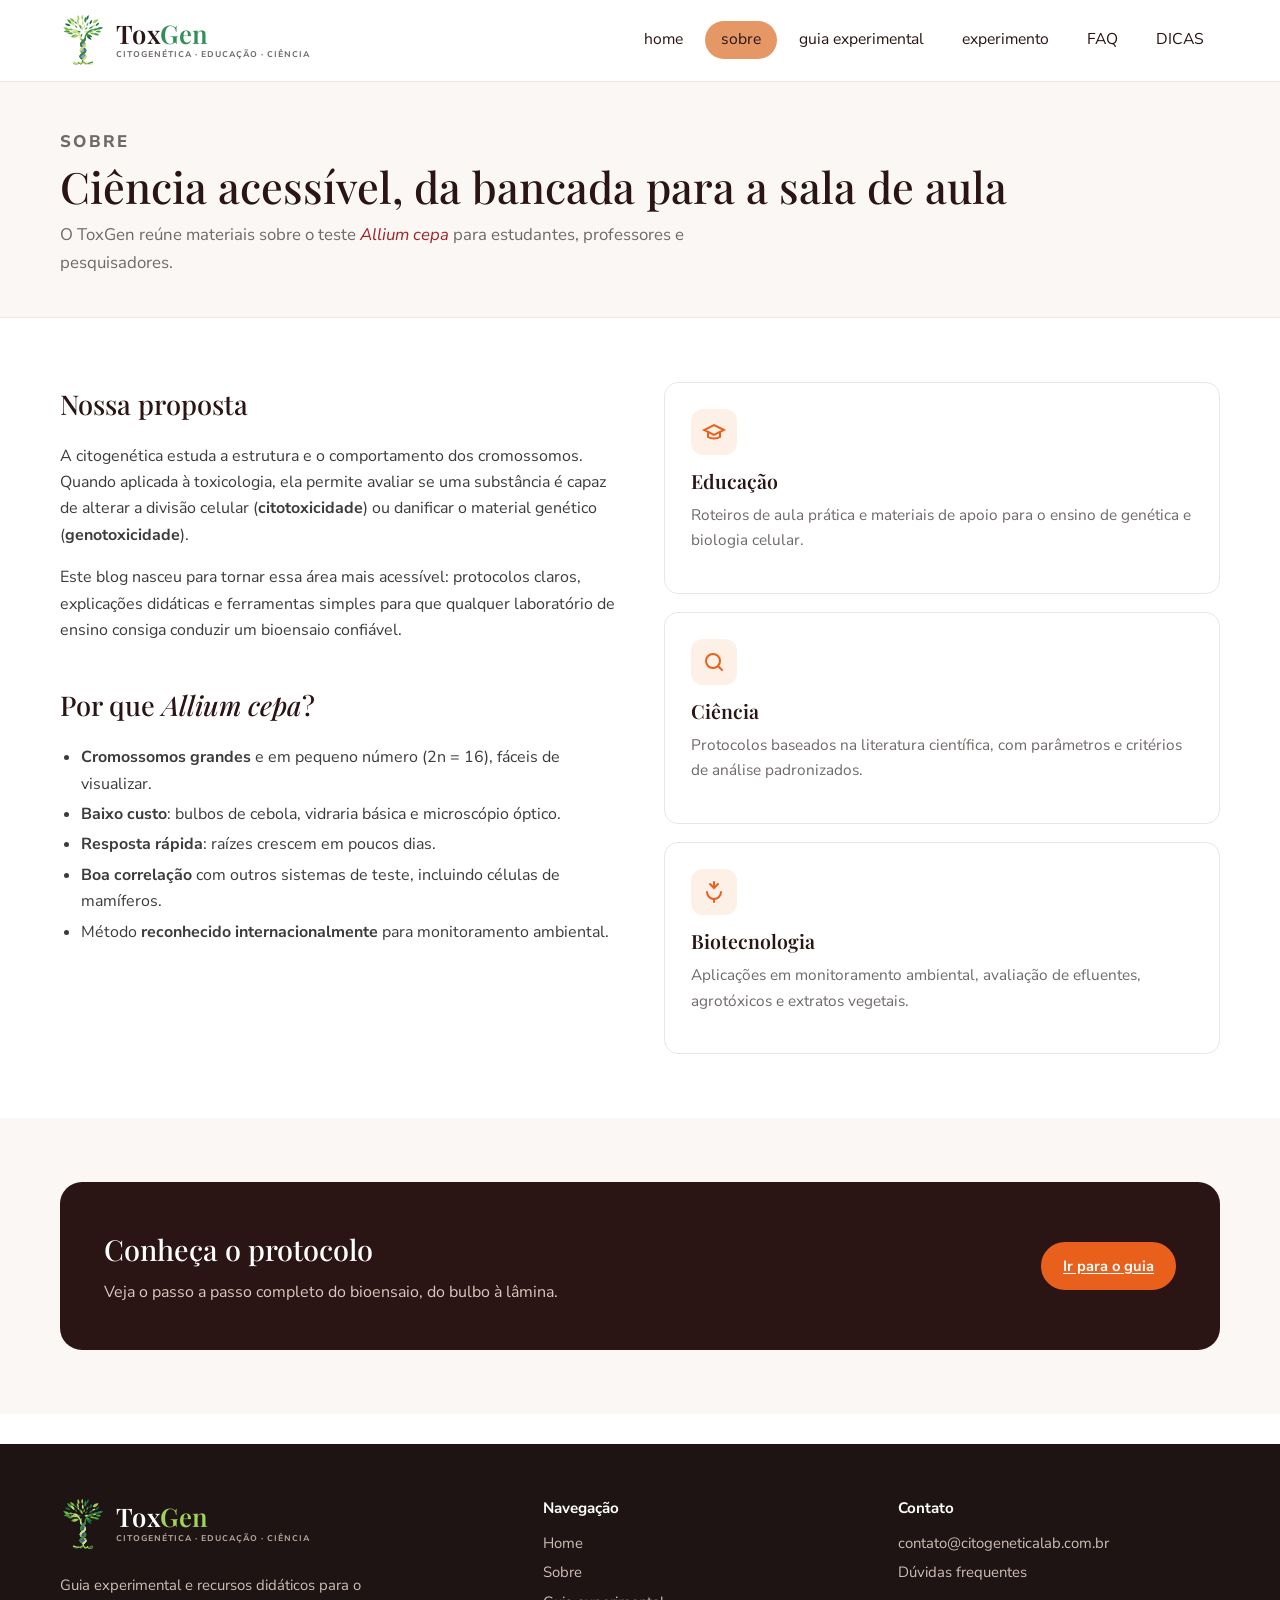
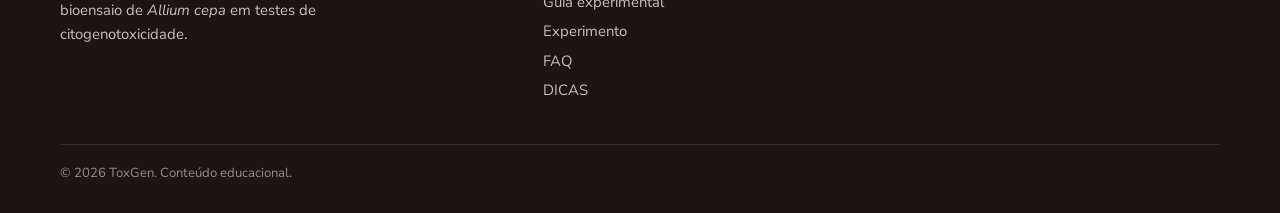
<file: site/sobre.html>
<!doctype html>
<html lang="pt-BR">
<head>
  <meta charset="utf-8">
  <meta name="viewport" content="width=device-width, initial-scale=1">
  <title>Sobre · ToxGen</title>
  <link rel="preconnect" href="https://fonts.googleapis.com">
  <link rel="preconnect" href="https://fonts.gstatic.com" crossorigin>
  <link href="https://fonts.googleapis.com/css2?family=Nunito+Sans:ital,wght@0,400;0,700;0,800;1,400&family=Playfair+Display:wght@500;600&display=swap" rel="stylesheet">
  <link rel="icon" href="assets/logo/favicon.svg" type="image/svg+xml">
  <link rel="icon" href="assets/logo/favicon-32.png" sizes="32x32" type="image/png">
  <link rel="apple-touch-icon" href="assets/logo/apple-touch-icon.png">
  <link rel="stylesheet" href="css/style.css">
</head>
<body data-page="sobre">
  <main>
    <section class="page-hero">
      <div class="container">
        <p class="eyebrow">Sobre</p>
        <h1>Ciência acessível, da bancada para a sala de aula</h1>
        <p>O ToxGen reúne materiais sobre o teste <em class="sp">Allium cepa</em> para estudantes, professores e pesquisadores.</p>
      </div>
    </section>

    <section class="section">
      <div class="container grid grid-2" style="align-items:start;gap:48px">
        <div class="prose reveal">
          <h2>Nossa proposta</h2>
          <p>A citogenética estuda a estrutura e o comportamento dos cromossomos. Quando aplicada à toxicologia, ela permite avaliar se uma substância é capaz de alterar a divisão celular (<strong>citotoxicidade</strong>) ou danificar o material genético (<strong>genotoxicidade</strong>).</p>
          <p>Este blog nasceu para tornar essa área mais acessível: protocolos claros, explicações didáticas e ferramentas simples para que qualquer laboratório de ensino consiga conduzir um bioensaio confiável.</p>
          <h2>Por que <em>Allium cepa</em>?</h2>
          <ul>
            <li><strong>Cromossomos grandes</strong> e em pequeno número (2n = 16), fáceis de visualizar.</li>
            <li><strong>Baixo custo</strong>: bulbos de cebola, vidraria básica e microscópio óptico.</li>
            <li><strong>Resposta rápida</strong>: raízes crescem em poucos dias.</li>
            <li><strong>Boa correlação</strong> com outros sistemas de teste, incluindo células de mamíferos.</li>
            <li>Método <strong>reconhecido internacionalmente</strong> para monitoramento ambiental.</li>
          </ul>
        </div>
        <div class="grid reveal" style="gap:18px">
          <div class="card">
            <div class="icon-badge"><svg viewBox="0 0 24 24" fill="none" stroke="currentColor" stroke-width="2" stroke-linecap="round"><path d="M22 10 12 5 2 10l10 5 10-5z"/><path d="M6 12v5c3 2 9 2 12 0v-5"/></svg></div>
            <h3>Educação</h3>
            <p>Roteiros de aula prática e materiais de apoio para o ensino de genética e biologia celular.</p>
          </div>
          <div class="card">
            <div class="icon-badge"><svg viewBox="0 0 24 24" fill="none" stroke="currentColor" stroke-width="2" stroke-linecap="round"><circle cx="11" cy="11" r="7"/><path d="m20 20-4-4"/></svg></div>
            <h3>Ciência</h3>
            <p>Protocolos baseados na literatura científica, com parâmetros e critérios de análise padronizados.</p>
          </div>
          <div class="card">
            <div class="icon-badge"><svg viewBox="0 0 24 24" fill="none" stroke="currentColor" stroke-width="2" stroke-linecap="round"><path d="M12 2v6M8 4l4 4 4-4"/><path d="M5 12a7 7 0 0 0 14 0"/><path d="M12 19v3"/></svg></div>
            <h3>Biotecnologia</h3>
            <p>Aplicações em monitoramento ambiental, avaliação de efluentes, agrotóxicos e extratos vegetais.</p>
          </div>
        </div>
      </div>
    </section>

    <section class="section alt">
      <div class="container">
        <div class="cta reveal">
          <div>
            <h2>Conheça o protocolo</h2>
            <p>Veja o passo a passo completo do bioensaio, do bulbo à lâmina.</p>
          </div>
          <a class="btn btn-primary" href="guia">Ir para o guia</a>
        </div>
      </div>
    </section>
  </main>
  <script src="js/main.js"></script>
</body>
</html>
</file>
<file: site/css/style.css>
/* ===== Tokens ===== */
:root {
  --orange: #e8601c;
  --orange-dark: #c94e10;
  --orange-soft: #e59866;
  --orange-tint: #fdf0e6;
  --ink: #2a1414;
  --text: #3d3a3a;
  --muted: #6f6a68;
  --blue: #3f617d;
  --line: #ebe6e2;
  --bg: #ffffff;
  --bg-alt: #faf7f4;
  --radius: 14px;
  --shadow: 0 8px 28px rgba(60, 30, 10, .08);
  --serif: "Playfair Display", Georgia, serif;
  --sans: "Nunito Sans", system-ui, -apple-system, "Segoe UI", sans-serif;
  --max: 1160px;
}

*, *::before, *::after { box-sizing: border-box; }
html { scroll-behavior: smooth; }
body {
  margin: 0;
  font-family: var(--sans);
  color: var(--text);
  background: var(--bg);
  line-height: 1.65;
  -webkit-font-smoothing: antialiased;
}
img, svg { max-width: 100%; display: block; }
a { color: var(--orange); }
em.sp { color: #a3222a; font-style: italic; }
.container { width: min(100% - 32px, var(--max)); margin-inline: auto; }

/* ===== Header ===== */
.site-header { background: var(--bg); position: sticky; top: 0; z-index: 20; border-bottom: 1px solid transparent; transition: border-color .2s; }
.site-header.scrolled { border-color: var(--line); box-shadow: 0 2px 14px rgba(0,0,0,.04); }
.header-inner { display: flex; align-items: center; justify-content: space-between; gap: 24px; padding: 12px 0; }
.mainnav ul { display: flex; justify-content: flex-end; gap: 4px 6px; flex-wrap: wrap; list-style: none; margin: 0; padding: 0; }
.mainnav a { display: inline-block; padding: 6px 16px; border-radius: 999px; color: var(--ink);
  text-decoration: none; font-size: .98rem; transition: background .2s, color .2s; }
.mainnav a:hover { background: var(--orange-tint); color: var(--orange-dark); }
.mainnav a[aria-current="page"] { background: var(--orange-soft); color: var(--ink); }
.nav-toggle { display: none; }

/* ===== Buttons ===== */
.btn { display: inline-flex; align-items: center; gap: 8px; padding: 10px 20px; border-radius: 999px;
  font-weight: 700; font-size: .92rem; text-decoration: underline; text-underline-offset: 2px; cursor: pointer;
  border: 2px solid var(--orange); transition: background .2s, color .2s, transform .15s; font-family: inherit; }
.btn:active { transform: translateY(1px); }
.btn-primary { background: var(--orange); color: #fff; }
.btn-primary:hover { background: var(--orange-dark); border-color: var(--orange-dark); }
.btn-outline { background: #fff; color: var(--orange); }
.btn-outline:hover { background: var(--orange-tint); }
.btn svg { width: 18px; height: 18px; }

/* ===== Brand ===== */
.brand { display: inline-flex; align-items: center; gap: 10px; text-decoration: none; }
.brand-icon { width: 46px; height: 56px; }
.brand-name { font-family: var(--serif); color: var(--ink); font-size: 1.6rem; font-weight: 600; line-height: 1; letter-spacing: .01em; }
.brand-name b { color: #2f8f57; font-weight: 600; }
.brand-name small { display: block; font-family: var(--sans); font-size: .52rem; font-weight: 700; letter-spacing: .12em; color: var(--muted); margin-top: 5px; }

/* ===== Hero ===== */
.hero { position: relative; overflow: hidden; background: var(--bg); }
.hero-inner { display: grid; grid-template-columns: minmax(0, 1fr) minmax(0, 1.1fr); align-items: center; gap: 24px; padding: 28px 0 40px; }
.hero h1 { font-family: var(--serif); font-weight: 500; text-transform: uppercase; color: var(--ink);
  font-size: clamp(2rem, 4.2vw, 3.2rem); line-height: 1.12; margin: 0; letter-spacing: .01em; }
.hero h1 span { color: var(--orange); display: block; }
.hero .rule { width: 165px; height: 2px; background: var(--orange); margin: 26px 0 22px; border: 0; }
.hero p { max-width: 400px; margin: 0 0 26px; font-size: 1rem; }
.hero-actions { display: flex; flex-wrap: wrap; gap: 14px; }
.hero-art { align-self: stretch; display: flex; align-items: center; }
.hero-art img { width: 100%; height: auto; }

/* ===== Page header (inner pages) ===== */
.page-hero { background: var(--bg-alt); border-block: 1px solid var(--line); padding: 46px 0 40px; }
.page-hero .eyebrow { margin: 0 0 6px; }
.page-hero h1 { font-family: var(--serif); font-weight: 500; color: var(--ink); font-size: clamp(1.9rem, 3.6vw, 2.7rem); margin: 0 0 10px; line-height: 1.15; }
.page-hero p { max-width: 680px; margin: 0; color: var(--muted); font-size: 1.05rem; }

/* ===== Sections ===== */
.section { padding: 64px 0; }
.section.alt { background: var(--bg-alt); }
.eyebrow { text-transform: uppercase; letter-spacing: .14em; font-size: .76rem; font-weight: 800; color: var(--orange); }
.section-head { max-width: 640px; margin-bottom: 34px; }
.section-head h2 { font-family: var(--serif); font-weight: 500; color: var(--ink); font-size: clamp(1.6rem, 3vw, 2.2rem); margin: 4px 0 8px; line-height: 1.2; }
.section-head p { margin: 0; color: var(--muted); }

.grid { display: grid; gap: 22px; }
.grid-3 { grid-template-columns: repeat(auto-fit, minmax(240px, 1fr)); }
.grid-2 { grid-template-columns: repeat(auto-fit, minmax(300px, 1fr)); }

.card { background: #fff; border: 1px solid var(--line); border-radius: var(--radius); padding: 26px;
  transition: box-shadow .2s, transform .2s; }
.card:hover { box-shadow: var(--shadow); transform: translateY(-2px); }
.card h3 { font-family: var(--serif); font-weight: 600; color: var(--ink); font-size: 1.22rem; margin: 14px 0 8px; line-height: 1.3; }
.card p { margin: 0 0 14px; color: var(--muted); font-size: .96rem; }
.card .more { font-weight: 700; text-decoration: none; }
.card .more:hover { text-decoration: underline; }
.icon-badge { width: 46px; height: 46px; border-radius: 12px; background: var(--orange-tint); color: var(--orange);
  display: grid; place-items: center; }
.icon-badge svg { width: 24px; height: 24px; }

.post-card { padding: 0; overflow: hidden; display: flex; flex-direction: column; }
.post-thumb { aspect-ratio: 16 / 9; display: grid; place-items: center; }
.post-thumb svg { width: 72px; height: 72px; opacity: .9; }
.thumb-a { background: linear-gradient(135deg, #fde3cf, #f6b27a); color: #c94e10; }
.thumb-b { background: linear-gradient(135deg, #dde7f0, #9bb3c7); color: #2f4d66; }
.thumb-c { background: linear-gradient(135deg, #fbeedd, #e9cfa8); color: #8a5a1c; }
.post-body { padding: 22px 24px 24px; display: flex; flex-direction: column; flex: 1; }
.post-body h3 { margin-top: 6px; }
.post-meta { font-size: .8rem; color: var(--muted); display: flex; gap: 10px; flex-wrap: wrap; }
.tag { background: var(--orange-tint); color: var(--orange-dark); padding: 2px 10px; border-radius: 999px; font-weight: 700; font-size: .74rem; }
.post-body .more { margin-top: auto; }

.stats { display: grid; grid-template-columns: repeat(auto-fit, minmax(160px, 1fr)); gap: 18px; }
.stat { text-align: center; padding: 22px 12px; }
.stat strong { display: block; font-family: var(--serif); font-size: 2.3rem; color: var(--orange); font-weight: 600; line-height: 1.1; }
.stat span { color: var(--muted); font-size: .92rem; }

.cta { background: var(--ink); color: #f6ece6; border-radius: 22px; padding: 44px; display: flex;
  align-items: center; justify-content: space-between; gap: 24px; flex-wrap: wrap; }
.cta h2 { font-family: var(--serif); font-weight: 500; margin: 0 0 6px; font-size: 1.8rem; color: #fff; }
.cta p { margin: 0; color: #d9c8bf; max-width: 520px; }

/* ===== Prose / steps ===== */
.prose { max-width: 760px; }
.prose h2 { font-family: var(--serif); font-weight: 500; color: var(--ink); font-size: 1.7rem; margin: 40px 0 10px; }
.prose h2:first-child { margin-top: 0; }
.prose h3 { color: var(--ink); margin: 26px 0 6px; font-size: 1.1rem; }
.prose ul, .prose ol { padding-left: 1.3em; }
.prose li { margin: 4px 0; }
.note { background: var(--orange-tint); border-left: 4px solid var(--orange); border-radius: 8px; padding: 14px 18px; margin: 22px 0; }
.note.warn { background: #fff4e5; border-color: #d98a00; }
.note strong { color: var(--ink); }

.layout-aside { display: grid; grid-template-columns: 230px minmax(0, 1fr); gap: 48px; align-items: start; }
.toc { position: sticky; top: 110px; font-size: .92rem; }
.toc p { margin: 0 0 8px; }
.toc ol { list-style: none; padding: 0; margin: 0; border-left: 2px solid var(--line); }
.toc a { display: block; padding: 5px 14px; color: var(--muted); text-decoration: none; margin-left: -2px; border-left: 2px solid transparent; }
.toc a:hover, .toc a.active { color: var(--orange); border-color: var(--orange); }

.steps { counter-reset: step; list-style: none; padding: 0; margin: 0; display: grid; gap: 18px; }
.steps > li { counter-increment: step; position: relative; padding: 22px 24px 22px 76px; background: #fff;
  border: 1px solid var(--line); border-radius: var(--radius); }
.steps > li::before { content: counter(step, decimal-leading-zero); position: absolute; left: 22px; top: 20px;
  font-family: var(--serif); font-size: 1.5rem; color: var(--orange); font-weight: 600; }
.steps h3 { margin: 0 0 6px; color: var(--ink); font-size: 1.08rem; }
.steps p { margin: 0; color: var(--muted); }
.steps .time { display: inline-block; margin-top: 8px; font-size: .8rem; font-weight: 700; color: var(--blue); }

table.data { width: 100%; border-collapse: collapse; font-size: .95rem; margin: 18px 0; }
.table-wrap { overflow-x: auto; }
table.data th, table.data td { text-align: left; padding: 10px 12px; border-bottom: 1px solid var(--line); }
table.data th { background: var(--bg-alt); color: var(--ink); font-weight: 700; }

/* ===== Calculator ===== */
.calc { background: #fff; border: 1px solid var(--line); border-radius: var(--radius); padding: 28px; box-shadow: var(--shadow); }
.calc h3 { font-family: var(--serif); font-weight: 600; color: var(--ink); margin: 0 0 4px; font-size: 1.35rem; }
.calc > p { margin: 0 0 20px; color: var(--muted); }
.calc-fields { display: grid; grid-template-columns: repeat(auto-fit, minmax(170px, 1fr)); gap: 14px; }
.field label { display: block; font-size: .85rem; font-weight: 700; color: var(--ink); margin-bottom: 4px; }
.field input { width: 100%; padding: 10px 12px; border: 1px solid #d9d2cc; border-radius: 10px; font: inherit; color: var(--ink); }
.field input:focus { outline: 2px solid var(--orange-soft); border-color: var(--orange); }
.calc-results { display: grid; grid-template-columns: repeat(auto-fit, minmax(170px, 1fr)); gap: 14px; margin-top: 22px; }
.result { background: var(--bg-alt); border-radius: 12px; padding: 14px 16px; }
.result span { display: block; font-size: .8rem; color: var(--muted); font-weight: 700; text-transform: uppercase; letter-spacing: .06em; }
.result strong { font-family: var(--serif); font-size: 1.7rem; color: var(--orange); font-weight: 600; }
.result small { display: block; color: var(--muted); font-size: .8rem; }

/* ===== FAQ ===== */
.faq-search { width: 100%; max-width: 520px; padding: 12px 18px; border-radius: 999px; border: 1px solid #d9d2cc; font: inherit; margin-bottom: 26px; }
.faq-search:focus { outline: 2px solid var(--orange-soft); border-color: var(--orange); }
.faq details { border: 1px solid var(--line); border-radius: 12px; background: #fff; margin-bottom: 12px; }
.faq summary { cursor: pointer; list-style: none; padding: 18px 54px 18px 22px; font-weight: 700; color: var(--ink); position: relative; }
.faq summary::-webkit-details-marker { display: none; }
.faq summary::after { content: "+"; position: absolute; right: 22px; top: 50%; transform: translateY(-50%);
  font-size: 1.5rem; color: var(--orange); font-weight: 400; transition: transform .2s; }
.faq details[open] summary::after { transform: translateY(-50%) rotate(45deg); }
.faq details > div { padding: 0 22px 18px; color: var(--muted); }
.faq details > div p { margin: 0 0 8px; }
.faq-empty { color: var(--muted); display: none; }

/* ===== Tips ===== */
.filters { display: flex; flex-wrap: wrap; gap: 10px; margin-bottom: 28px; }
.chip { border: 1px solid #d9d2cc; background: #fff; color: var(--ink); padding: 7px 16px; border-radius: 999px;
  font: inherit; font-size: .9rem; cursor: pointer; }
.chip[aria-pressed="true"] { background: var(--orange); border-color: var(--orange); color: #fff; }
.tip[hidden] { display: none; }

/* ===== Footer ===== */
.site-footer { background: #1f1414; color: #cdbdb5; padding: 52px 0 28px; margin-top: 30px; font-size: .93rem; }
.footer-grid { display: grid; grid-template-columns: 1.4fr 1fr 1fr; gap: 32px; }
.site-footer .brand-name { color: #fff; }
.site-footer .brand-name b { color: #9fd35a; }
.site-footer .brand-name small { color: #b8a69d; }
.site-footer h4 { color: #fff; margin: 0 0 10px; font-size: .95rem; }
.site-footer ul { list-style: none; margin: 0; padding: 0; }
.site-footer li { margin: 5px 0; }
.site-footer a { color: #cdbdb5; text-decoration: none; }
.site-footer a:hover { color: #fff; }
.footer-bottom { border-top: 1px solid rgba(255,255,255,.1); margin-top: 36px; padding-top: 18px; font-size: .82rem; color: #9b8a82; }

/* ===== Reveal ===== */
.reveal { opacity: 0; transform: translateY(16px); transition: opacity .6s, transform .6s; }
.reveal.in { opacity: 1; transform: none; }
@media (prefers-reduced-motion: reduce) {
  .reveal { opacity: 1; transform: none; transition: none; }
  html { scroll-behavior: auto; }
}

/* ===== Responsive ===== */
@media (max-width: 900px) {
  .hero-inner { grid-template-columns: 1fr; }
  .hero h1 { margin-top: 20px; }
  .hero-art { order: -1; max-width: 520px; margin: 0 auto; }
  .layout-aside { grid-template-columns: 1fr; }
  .toc { position: static; }
  .footer-grid { grid-template-columns: 1fr 1fr; }
}
@media (max-width: 640px) {
  .header-inner { position: relative; }
  .nav-toggle { display: inline-flex; background: none; border: 1px solid var(--line);
    border-radius: 999px; padding: 6px 16px; font: inherit; color: var(--ink); cursor: pointer; }
  .mainnav ul { display: none; position: absolute; left: 0; right: 0; top: 100%; flex-direction: column;
    align-items: stretch; background: #fff; border: 1px solid var(--line); border-radius: var(--radius);
    padding: 8px; box-shadow: var(--shadow); }
  .mainnav.open ul { display: flex; }
  .mainnav a { display: block; }
  .cta { padding: 30px 24px; }
  .steps > li { padding: 60px 20px 20px; }
  .footer-grid { grid-template-columns: 1fr; }
}

/* ===== Guia experimental ===== */
.read-progress { position: fixed; top: 0; left: 0; right: 0; height: 3px; z-index: 30; pointer-events: none; }
.read-progress span { display: block; height: 100%; background: var(--orange); transform-origin: left; transform: scaleX(0); }

.guide-hero-inner { display: grid; grid-template-columns: minmax(0, 1fr) 260px; gap: 48px; align-items: center; }
.guide-hero .authors { font-size: .88rem; color: var(--muted); margin: 14px 0 22px; }
.guide-cover { border: 0; padding: 0; background: none; cursor: zoom-in; border-radius: 8px; overflow: hidden;
  box-shadow: 0 18px 40px rgba(60, 30, 10, .22); transform: rotate(2deg); transition: transform .3s; }
.guide-cover:hover, .guide-cover:focus-visible { transform: rotate(0) scale(1.02); }
.guide-cover img { width: 100%; height: auto; }

.guide section { scroll-margin-top: 100px; }
.guide section + section { margin-top: 56px; }
.guide h2 { display: flex; align-items: center; gap: 12px; }
.chapter { display: inline-grid; place-items: center; width: 40px; height: 40px; border-radius: 10px; background: var(--orange);
  color: #fff; font-family: var(--sans); font-weight: 800; font-size: 1.2rem; flex: none; }
.read-more summary { cursor: pointer; color: var(--orange); font-weight: 700; margin: 4px 0 10px; }

.split { display: grid; grid-template-columns: minmax(0, 1.4fr) minmax(0, 1fr); gap: 24px; align-items: start; margin: 18px 0; }
.callout { background: var(--orange-tint); border-radius: var(--radius); padding: 20px 22px; font-size: .95rem; }
.callout h3 { margin: 0 0 8px; color: var(--orange-dark); }
.callout p { margin: 0; }
figure { margin: 0; }
figcaption, .fig-source, table.data caption { font-size: .84rem; color: var(--muted); margin-top: 8px; text-align: left; }
table.data caption { caption-side: bottom; }
.zoomable img { border-radius: 10px; border: 1px solid var(--line); cursor: zoom-in; background: #fff; width: 100%; height: auto; }
.zoomable img:focus-visible { outline: 3px solid var(--orange-soft); }

.checklist { border: 1px solid var(--line); border-radius: var(--radius); padding: 20px 22px; margin: 22px 0; background: #fff; transition: border-color .3s; }
.checklist.done { border-color: #5aa469; background: #f5fbf5; }
.checklist-head { display: flex; align-items: baseline; gap: 14px; flex-wrap: wrap; }
.checklist-head h3 { margin: 0; }
.checklist-count { font-size: .85rem; font-weight: 700; color: var(--orange-dark); }
.checklist.done .checklist-count { color: #2f7d3e; }
.link-btn { margin-left: auto; background: none; border: 0; color: var(--muted); text-decoration: underline; cursor: pointer; font: inherit; font-size: .85rem; }
.hint { font-size: .85rem; color: var(--muted); margin: 4px 0 12px; }
.checklist ul { list-style: none; padding: 0; margin: 0; columns: 3 190px; column-gap: 20px; }
.checklist li { break-inside: avoid; margin: 0 0 6px; }
.checklist label { display: flex; gap: 8px; align-items: flex-start; cursor: pointer; font-size: .95rem; }
.checklist input { accent-color: var(--orange); width: 17px; height: 17px; margin-top: 4px; flex: none; }
.checklist input:checked + * , .checklist label:has(input:checked) { color: var(--muted); text-decoration: line-through; }

.groups { display: grid; grid-template-columns: repeat(auto-fit, minmax(160px, 1fr)); gap: 12px; margin: 12px 0; }
.groups div { background: var(--bg-alt); border-radius: 12px; padding: 14px 16px; }
.groups strong { display: block; font-family: var(--serif); font-size: 1.6rem; color: var(--orange); line-height: 1.1; }
.groups span { font-size: .88rem; color: var(--muted); }

.stepper { display: grid; grid-template-columns: minmax(0, 1fr) minmax(0, 1fr); gap: 24px; border: 1px solid var(--line);
  border-radius: var(--radius); padding: 18px; background: #fff; margin-top: 12px; }
.stepper:focus-visible { outline: 3px solid var(--orange-soft); }
.stepper-stage { position: relative; aspect-ratio: 4 / 3; border-radius: 10px; overflow: hidden; background: #f3f1ee; }
.stepper-stage img { width: 100%; height: 100%; object-fit: cover; clip-path: inset(0 2% 0 0); }
.stepper-num { position: absolute; top: 10px; left: 10px; width: 38px; height: 38px; border-radius: 50%; background: var(--orange);
  color: #fff; font-weight: 800; display: grid; place-items: center; box-shadow: 0 2px 8px rgba(0,0,0,.2); }
.stepper-body { display: flex; flex-direction: column; }
.stepper-label { margin: 0; font-size: .78rem; font-weight: 800; letter-spacing: .1em; text-transform: uppercase; color: var(--orange); }
.stepper-text { font-size: 1.12rem; color: var(--ink); margin: 8px 0 18px; min-height: 4.5em; }
.stepper-nav { display: flex; gap: 10px; flex-wrap: wrap; }
.stepper-dots { display: flex; flex-wrap: wrap; gap: 6px; margin-top: auto; padding-top: 18px; }
.stepper-dots button { width: 30px; height: 30px; border-radius: 50%; border: 1px solid #d9d2cc; background: #fff; font: inherit;
  font-size: .78rem; cursor: pointer; color: var(--muted); }
.stepper-dots button[aria-selected="true"] { background: var(--orange); border-color: var(--orange); color: #fff; }

.timer { border: 1px solid var(--line); border-radius: var(--radius); padding: 22px; background: #fff; box-shadow: var(--shadow); margin-top: 20px; }
.timer-head h3 { margin: 0 0 4px; }
.timer-head p { margin: 0 0 16px; color: var(--muted); font-size: .92rem; }
.timer-controls { display: flex; flex-wrap: wrap; gap: 14px; align-items: flex-end; }
.timer-controls .field span { display: block; font-size: .85rem; font-weight: 700; color: var(--ink); margin-bottom: 4px; }
.timer-controls select { padding: 10px 12px; border: 1px solid #d9d2cc; border-radius: 10px; font: inherit; background: #fff; min-width: 220px; }
.seg { display: inline-flex; border: 1px solid #d9d2cc; border-radius: 999px; overflow: hidden; }
.seg button { border: 0; background: #fff; padding: 10px 18px; font: inherit; cursor: pointer; color: var(--ink); }
.seg button[aria-pressed="true"] { background: var(--orange); color: #fff; }
.timer-display { margin: 20px 0 16px; }
.timer-display strong { font-family: var(--serif); font-size: 3rem; color: var(--ink); line-height: 1; font-variant-numeric: tabular-nums; }
.timer-display > span { margin-left: 12px; color: var(--muted); font-weight: 700; }
.timer-bar { position: relative; height: 12px; border-radius: 999px; background: #efe9e4; margin-top: 14px; overflow: hidden; }
.timer-bar span { position: absolute; top: 0; bottom: 0; background: #bfe3c4; }
.timer-bar i { position: absolute; left: 0; top: 0; bottom: 0; background: var(--orange); opacity: .75; }
.timer-status { margin: 10px 0 0; font-weight: 700; color: var(--muted); }
.timer[data-state="ok"] .timer-status { color: #2f7d3e; }
.timer[data-state="ok"] .timer-display strong { color: #2f7d3e; }
.timer[data-state="over"] .timer-status, .timer[data-state="over"] .timer-display strong { color: #c0392b; }
.timer-actions { display: flex; gap: 10px; }

.timeline { list-style: none; padding: 0; margin: 18px 0 0; position: relative; }
.timeline::before { content: ""; position: absolute; left: 11px; top: 6px; bottom: 6px; width: 2px; background: var(--line); }
.timeline li { position: relative; padding: 0 0 22px 40px; }
.timeline li::before { content: ""; position: absolute; left: 4px; top: 5px; width: 16px; height: 16px; border-radius: 50%;
  background: #fff; border: 3px solid var(--orange); }
.tl-when { font-size: .78rem; font-weight: 800; letter-spacing: .08em; text-transform: uppercase; color: var(--orange); }
.timeline h3 { margin: 2px 0 4px; }
.timeline p { margin: 0; color: var(--muted); }

.phases { border: 1px solid var(--line); border-radius: var(--radius); background: #fff; overflow: hidden; margin-top: 18px; }
.phase-tabs { display: flex; overflow-x: auto; border-bottom: 1px solid var(--line); background: var(--bg-alt); }
.phase-tabs button { flex: 1 0 auto; border: 0; background: none; padding: 14px 16px; font: inherit; font-weight: 700; color: var(--muted);
  cursor: pointer; border-bottom: 3px solid transparent; display: flex; align-items: center; gap: 8px; justify-content: center; }
.phase-tabs button span { width: 22px; height: 22px; border-radius: 50%; background: #e6dfd9; font-size: .75rem; display: grid; place-items: center; }
.phase-tabs button[aria-selected="true"] { color: var(--ink); border-bottom-color: var(--orange); background: #fff; }
.phase-tabs button[aria-selected="true"] span { background: var(--orange); color: #fff; }
.phase-panel { display: grid; grid-template-columns: 260px minmax(0, 1fr); gap: 24px; padding: 22px; align-items: start; }
.phase-img { border: 0; padding: 0; background: none; cursor: zoom-in; border-radius: 10px; overflow: hidden; aspect-ratio: 1; }
.phase-img img { width: 100%; height: 100%; object-fit: cover; }
.phase-panel h3 { margin: 0; font-family: var(--serif); font-size: 1.6rem; font-weight: 600; color: var(--orange-dark); }
.phase-en { margin: 0 0 10px; color: var(--muted); font-style: italic; }

.kinds { margin: 18px 0 24px; gap: 14px; }
.kind { border-radius: 12px; padding: 16px 18px; border-top: 4px solid; background: var(--bg-alt); }
.kind h3 { margin: 0 0 6px; }
.kind p { margin: 0; font-size: .9rem; color: var(--muted); }
.kind[data-kind="aneugenica"], .k-aneugenica { border-color: #8e44ad; --k: #8e44ad; }
.kind[data-kind="clastogenica"], .k-clastogenica { border-color: #c0392b; --k: #c0392b; }
.kind[data-kind="nuclear"], .k-nuclear { border-color: #2e86c1; --k: #2e86c1; }
.atlas { display: grid; grid-template-columns: repeat(auto-fill, minmax(170px, 1fr)); gap: 14px; }
.ab-card { border: 1px solid var(--line); border-radius: 12px; background: #fff; padding: 0 0 12px; text-align: left; cursor: zoom-in;
  font: inherit; color: var(--ink); overflow: hidden; display: flex; flex-direction: column; transition: box-shadow .2s, transform .2s; }
.ab-card:hover, .ab-card:focus-visible { box-shadow: var(--shadow); transform: translateY(-2px); }
.ab-card[hidden] { display: none; }
.ab-card img { aspect-ratio: 1; object-fit: cover; width: 100%; }
.ab-card strong { padding: 0 12px; font-size: .95rem; line-height: 1.3; }
.ab-card em { padding: 2px 12px 0; font-size: .8rem; color: var(--muted); }
.ab-kind { display: inline-block; margin: 10px 12px 4px; font-size: .68rem; font-weight: 800; letter-spacing: .08em; text-transform: uppercase;
  color: var(--k); align-self: flex-start; }

.quiz { display: grid; grid-template-columns: 280px minmax(0, 1fr); gap: 24px; border: 1px solid var(--line); border-radius: var(--radius);
  padding: 20px; background: #fff; margin-top: 14px; }
.quiz-img { border-radius: 10px; overflow: hidden; aspect-ratio: 1; background: #f3f1ee; }
.quiz-img img { width: 100%; height: 100%; object-fit: cover; }
.quiz-q { font-weight: 800; color: var(--ink); margin: 0 0 12px; font-size: 1.05rem; }
.quiz-options { display: grid; grid-template-columns: 1fr 1fr; gap: 10px; }
.quiz-opt { border: 1px solid #d9d2cc; border-radius: 10px; background: #fff; padding: 12px; font: inherit; cursor: pointer; text-align: left; color: var(--ink); }
.quiz-opt:hover:not(:disabled) { border-color: var(--orange); background: var(--orange-tint); }
.quiz-opt:disabled { cursor: default; }
.quiz-opt.right { border-color: #2f7d3e; background: #e8f5ea; color: #1e5a2a; font-weight: 700; }
.quiz-opt.wrong { border-color: #c0392b; background: #fbeae8; color: #8e2a20; }
.quiz-feedback { min-height: 3em; margin: 14px 0; font-size: .92rem; color: var(--muted); }
.quiz-feedback.ok strong, .quiz-feedback.ok { color: #2f6b3a; }
.quiz-feedback.no { color: #8e2a20; }
.quiz-foot { display: flex; justify-content: space-between; align-items: center; gap: 12px; flex-wrap: wrap; font-weight: 700; color: var(--muted); }

.guide-cta { margin-top: 64px; }
.btn-sm { padding: 6px 14px; font-size: .82rem; }

/* Leitor e lightbox */
dialog.viewer, dialog.lightbox { border: 0; padding: 0; max-width: none; max-height: none; width: 100vw; height: 100dvh;
  background: rgba(20, 12, 10, .94); color: #fff; }
dialog::backdrop { background: rgba(20, 12, 10, .7); }
dialog.viewer[open] { display: flex; flex-direction: column; }
.viewer-top { display: flex; justify-content: space-between; align-items: center; padding: 12px 16px; gap: 12px; font-weight: 700; }
.viewer-top > div { display: flex; gap: 10px; align-items: center; }
.viewer-close { background: rgba(255,255,255,.12); border: 0; color: #fff; width: 40px; height: 40px; border-radius: 50%; font-size: 1.1rem; cursor: pointer; }
.viewer-close:hover { background: rgba(255,255,255,.25); }
.viewer-stage { flex: 1; min-height: 0; display: flex; align-items: center; justify-content: center; gap: 12px; padding: 0 12px; }
.viewer-stage img { max-height: 100%; max-width: min(100%, 760px); object-fit: contain; background: #fff; border-radius: 4px; box-shadow: 0 10px 40px rgba(0,0,0,.5); }
.viewer-arrow { flex: none; width: 48px; height: 48px; border-radius: 50%; border: 0; background: rgba(255,255,255,.12); color: #fff; font-size: 2rem; line-height: 1; cursor: pointer; }
.viewer-arrow:hover { background: var(--orange); }
.viewer-thumbs { display: flex; gap: 8px; overflow-x: auto; padding: 12px 16px; }
.viewer-thumbs button { flex: none; border: 2px solid transparent; border-radius: 4px; padding: 0; background: none; cursor: pointer; position: relative; opacity: .6; }
.viewer-thumbs button.active { border-color: var(--orange); opacity: 1; }
.viewer-thumbs img { width: 54px; height: auto; display: block; }
.viewer-thumbs span { position: absolute; bottom: 2px; right: 4px; font-size: .65rem; color: #333; font-weight: 800; }
dialog.lightbox[open] { display: flex; flex-direction: column; align-items: center; justify-content: center; padding: 56px 16px 24px; }
dialog.lightbox .viewer-close { position: absolute; top: 12px; right: 16px; }
dialog.lightbox img { max-width: min(100%, 900px); max-height: 72dvh; object-fit: contain; border-radius: 8px; background: #fff; }
.lightbox-text { max-width: 640px; margin-top: 14px; color: #eadfd8; text-align: center; font-size: .95rem; }
.lightbox-text h3 { color: #fff; margin: 4px 0 6px; font-family: var(--serif); font-weight: 600; font-size: 1.4rem; }
.lightbox-text em { color: #c9b8ae; font-weight: 400; }
.lightbox-text .ab-kind { margin: 0; filter: brightness(1.6); }

@media (max-width: 900px) {
  .guide-hero-inner { grid-template-columns: 1fr; }
  .guide-cover { max-width: 220px; order: -1; }
  .split, .stepper, .phase-panel, .quiz { grid-template-columns: 1fr; }
  .phase-img, .quiz-img { max-width: 360px; }
}
@media (max-width: 640px) {
  .quiz-options { grid-template-columns: 1fr; }
  .viewer-arrow { display: none; }
  .timer-controls select { min-width: 0; width: 100%; }
  .timer-controls .field { flex: 1 1 100%; }
}
</file>
